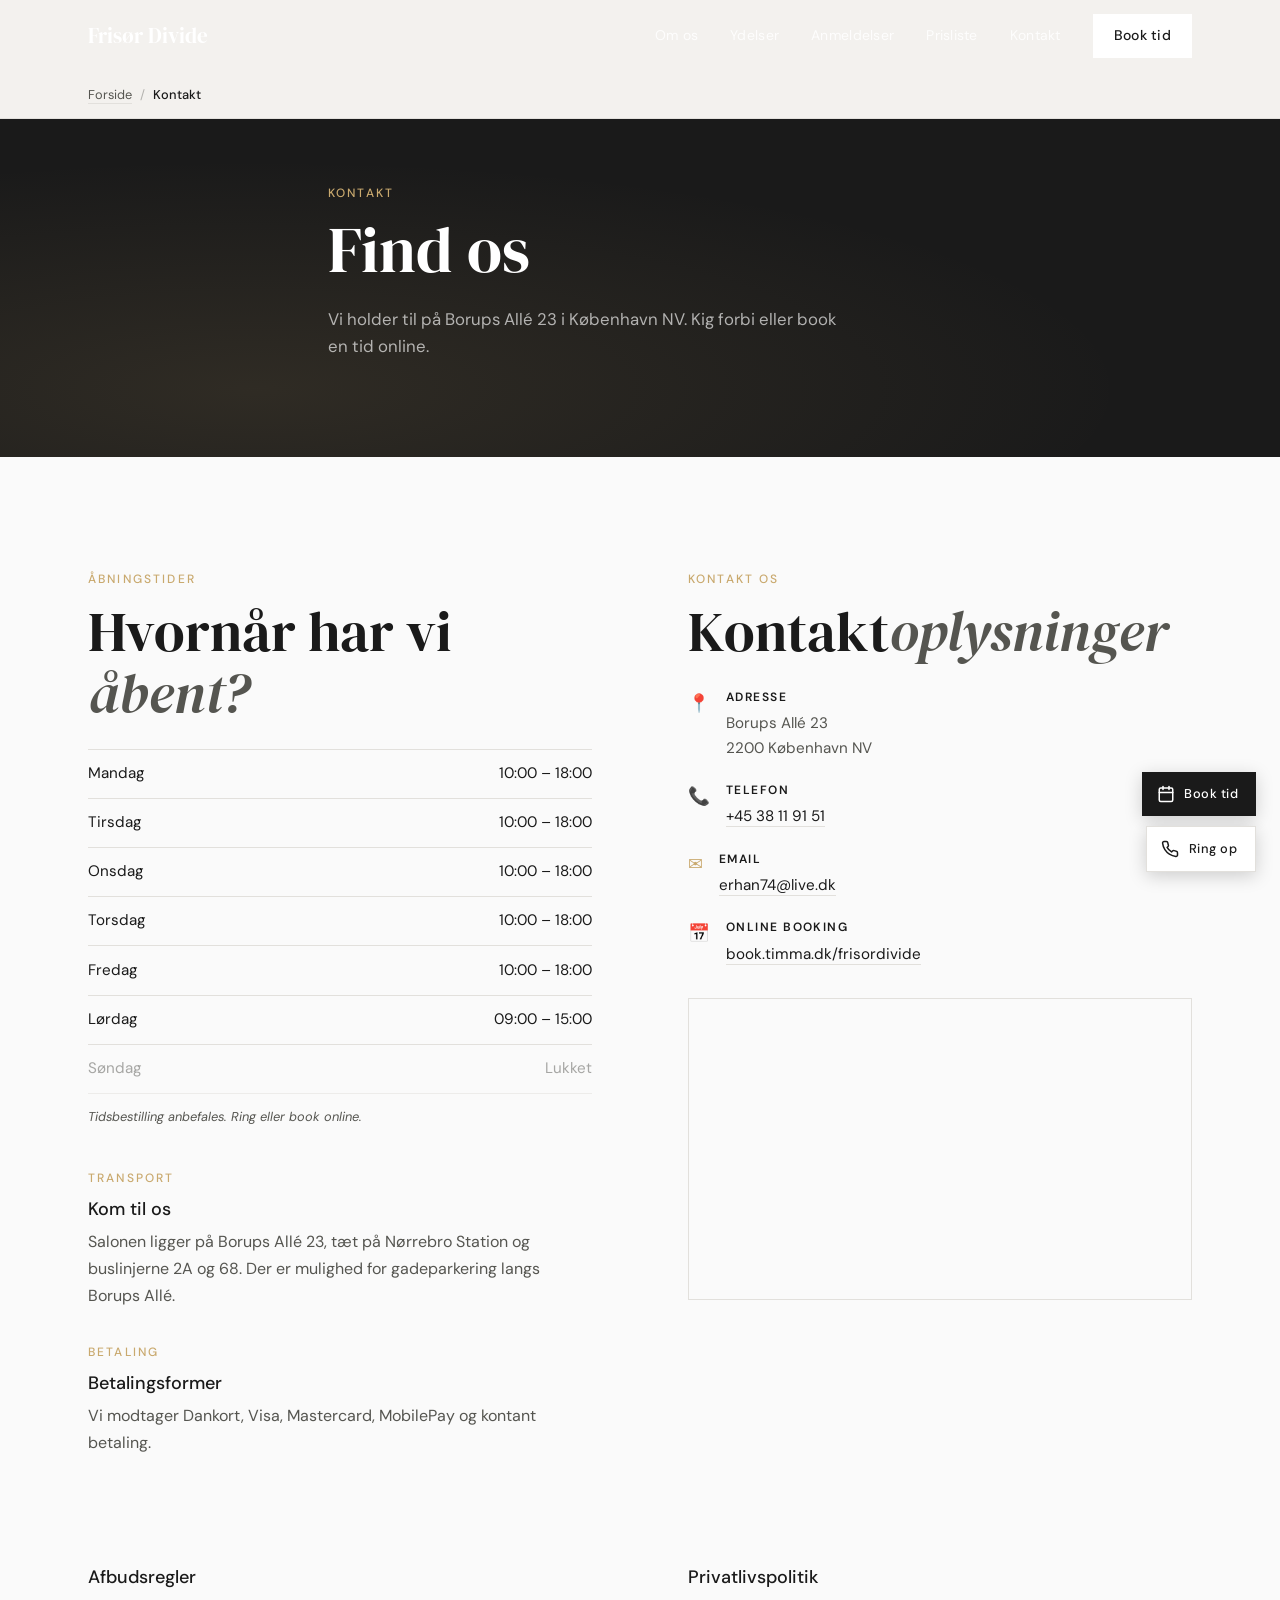
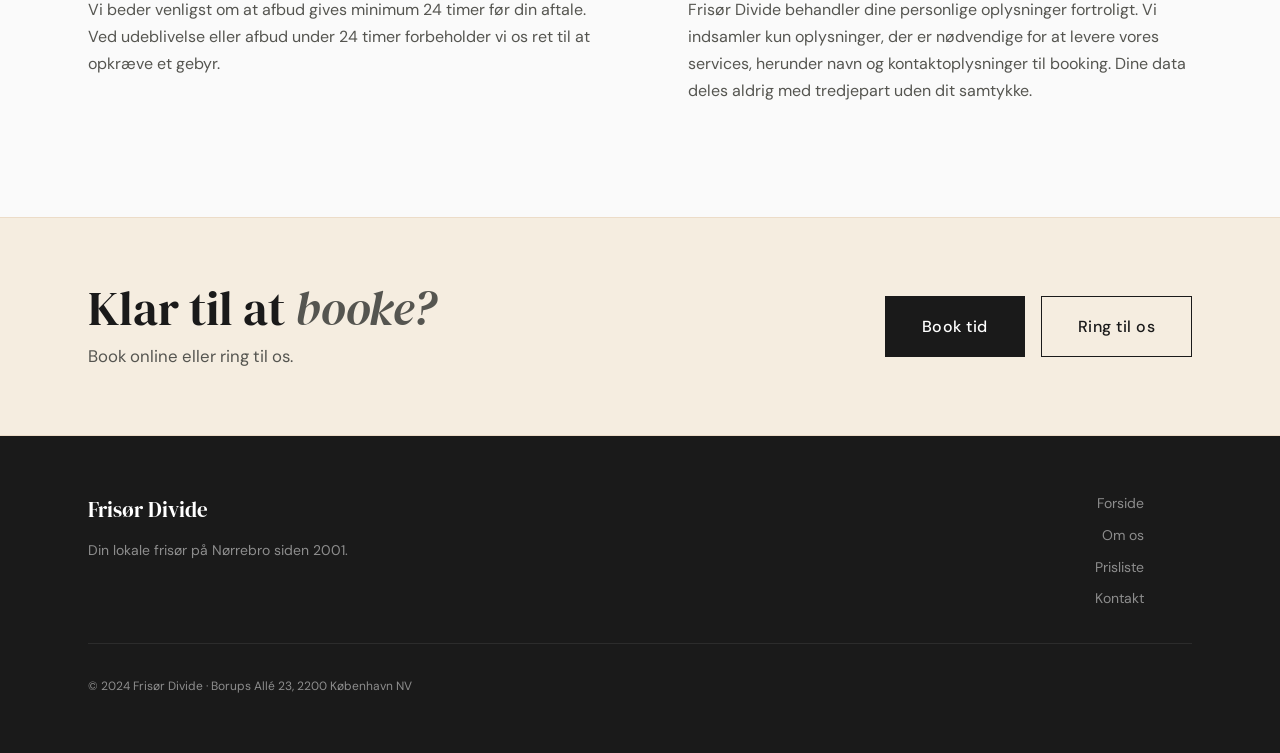
<file: info.html>
<!DOCTYPE html>
<html lang="da">
<head>
  <meta charset="UTF-8" />
  <meta name="viewport" content="width=device-width, initial-scale=1.0" />
  <title>Kontakt &amp; Åbningstider – Frisør Divide | Nørrebro, København</title>
  <meta name="description" content="Kontakt Frisør Divide. Borups Allé 23, 2200 København NV. Tlf: 38 11 91 51. Se åbningstider, find vej og book online." />
  <meta name="robots" content="index, follow" />
  <link rel="canonical" href="https://www.frisor-divide.dk/info.html" />
  <meta name="geo.region" content="DK-84" />
  <meta name="geo.placename" content="København NV" />
  <meta name="geo.position" content="55.6945;12.5390" />
  <meta name="ICBM" content="55.6945, 12.5390" />
  <meta property="og:type" content="website" />
  <meta property="og:title" content="Kontakt – Frisør Divide" />
  <meta property="og:description" content="Borups Allé 23, 2200 København NV. Tlf: 38 11 91 51. Se åbningstider og book online." />
  <link rel="preconnect" href="https://fonts.googleapis.com" />
  <link rel="preconnect" href="https://fonts.gstatic.com" crossorigin />
  <link href="https://fonts.googleapis.com/css2?family=DM+Sans:ital,opsz,wght@0,9..40,300;0,9..40,400;0,9..40,500;1,9..40,300&family=DM+Serif+Display:ital@0;1&display=swap" rel="stylesheet" />
  <link rel="stylesheet" href="css/style.css" />
</head>
<body>

  <header id="nav" class="nav">
    <div class="nav__inner container">
      <a href="/" class="nav__logo">
        <span style="font-family:var(--f-serif);font-size:1.3rem;color:#fff;transition:color .25s;">Frisør Divide</span>
      </a>
      <nav class="nav__links" aria-label="Hovednavigation">
        <a href="/#om-os">Om os</a>
        <a href="/#ydelser">Ydelser</a>
        <a href="/#anmeldelser">Anmeldelser</a>
        <a href="prisliste.html">Prisliste</a>
        <a href="info.html">Kontakt</a>
        <a href="https://book.timma.dk/frisordivide" target="_blank" rel="noopener" class="btn nav__cta">Book tid</a>
      </nav>
      <button class="nav__burger" aria-label="Menu" aria-expanded="false">
        <span></span><span></span><span></span>
      </button>
    </div>
  </header>

  <nav class="nav__mobile" aria-label="Mobilnavigation">
    <a href="/">Forside</a>
    <a href="/#om-os">Om os</a>
    <a href="/#ydelser">Ydelser</a>
    <a href="prisliste.html">Prisliste</a>
    <a href="info.html">Kontakt</a>
    <a href="https://book.timma.dk/frisordivide" target="_blank" rel="noopener">Book tid &rarr;</a>
  </nav>

  <div class="breadcrumb">
    <div class="container">
      <ol class="breadcrumb__list">
        <li><a href="/">Forside</a></li>
        <li><span aria-current="page">Kontakt</span></li>
      </ol>
    </div>
  </div>

  <section class="service-hero">
    <div class="service-hero__inner container">
      <p class="section-label">Kontakt</p>
      <h1>Find os</h1>
      <p class="service-hero__sub">Vi holder til p&aring; Borups All&eacute; 23 i K&oslash;benhavn NV. Kig forbi eller book en tid online.</p>
    </div>
  </section>

  <section class="section">
    <div class="container">
      <div class="info__grid reveal">
        <div>
          <p class="section-label">&Aring;bningstider</p>
          <h2>Hvorn&aring;r har vi <em>&aring;bent?</em></h2>
          <ul class="hours-list">
            <li><span>Mandag</span><span>10:00 – 18:00</span></li>
            <li><span>Tirsdag</span><span>10:00 – 18:00</span></li>
            <li><span>Onsdag</span><span>10:00 – 18:00</span></li>
            <li><span>Torsdag</span><span>10:00 – 18:00</span></li>
            <li><span>Fredag</span><span>10:00 – 18:00</span></li>
            <li><span>L&oslash;rdag</span><span>09:00 – 15:00</span></li>
            <li class="closed"><span>S&oslash;ndag</span><span>Lukket</span></li>
          </ul>
          <p class="hours-note">Tidsbestilling anbefales. Ring eller book online.</p>

          <div style="margin-top:2.5rem;">
            <p class="section-label">Transport</p>
            <h3>Kom til os</h3>
            <p style="color:var(--c-ink-soft);margin-top:0.5rem;">Salonen ligger p&aring; Borups All&eacute; 23, t&aelig;t p&aring; N&oslash;rrebro Station og buslinjerne 2A og 68. Der er mulighed for gadeparkering langs Borups All&eacute;.</p>
          </div>

          <div style="margin-top:2rem;">
            <p class="section-label">Betaling</p>
            <h3>Betalingsformer</h3>
            <p style="color:var(--c-ink-soft);margin-top:0.5rem;">Vi modtager Dankort, Visa, Mastercard, MobilePay og kontant betaling.</p>
          </div>
        </div>

        <div>
          <p class="section-label">Kontakt os</p>
          <h2>Kontakt<em>oplysninger</em></h2>
          <div class="contact-details">
            <div class="contact-item">
              <span class="contact-item__icon">&#128205;</span>
              <div>
                <strong>Adresse</strong>
                <p>Borups All&eacute; 23<br>2200 K&oslash;benhavn NV</p>
              </div>
            </div>
            <div class="contact-item">
              <span class="contact-item__icon">&#128222;</span>
              <div>
                <strong>Telefon</strong>
                <p><a href="tel:+4538119151">+45 38 11 91 51</a></p>
              </div>
            </div>
            <div class="contact-item">
              <span class="contact-item__icon">&#9993;</span>
              <div>
                <strong>Email</strong>
                <p><a href="mailto:erhan74@live.dk">erhan74@live.dk</a></p>
              </div>
            </div>
            <div class="contact-item">
              <span class="contact-item__icon">&#128197;</span>
              <div>
                <strong>Online booking</strong>
                <p><a href="https://book.timma.dk/frisordivide" target="_blank" rel="noopener">book.timma.dk/frisordivide</a></p>
              </div>
            </div>
          </div>

          <!-- Google Maps -->
          <div class="map-embed" style="margin-top:1.5rem;">
            <iframe src="https://www.google.com/maps/embed?pb=!1m18!1m12!1m3!1d2248.5!2d12.537!3d55.6945!2m3!1f0!2f0!3f0!3m2!1i1024!2i768!4f13.1!3m3!1m2!1s0x465253b18db7a40f%3A0xcc7745d4dda9b303!2sFris%C3%B8r%20Divide!5e0!3m2!1sda!2sdk!4v1700000000000" width="100%" height="300" style="border:0;" allowfullscreen="" loading="lazy" referrerpolicy="no-referrer-when-downgrade" title="Frisør Divide på Google Maps"></iframe>
          </div>
        </div>
      </div>
    </div>
  </section>

  <!-- Afbudsregler + Privatlivspolitik -->
  <section class="section" style="padding-top:0;">
    <div class="container">
      <div class="info__grid reveal">
        <div>
          <h3>Afbudsregler</h3>
          <p style="color:var(--c-ink-soft);margin-top:0.5rem;">Vi beder venligst om at afbud gives minimum 24 timer f&oslash;r din aftale. Ved udeblivelse eller afbud under 24 timer forbeholder vi os ret til at opkr&aelig;ve et gebyr.</p>
        </div>
        <div>
          <h3>Privatlivspolitik</h3>
          <p style="color:var(--c-ink-soft);margin-top:0.5rem;">Fris&oslash;r Divide behandler dine personlige oplysninger fortroligt. Vi indsamler kun oplysninger, der er n&oslash;dvendige for at levere vores services, herunder navn og kontaktoplysninger til booking. Dine data deles aldrig med tredjepart uden dit samtykke.</p>
        </div>
      </div>
    </div>
  </section>

  <section class="cta-banner">
    <div class="cta-banner__inner container reveal">
      <div class="cta-banner__text">
        <h2>Klar til at <em>booke?</em></h2>
        <p>Book online eller ring til os.</p>
      </div>
      <div class="cta-banner__actions">
        <a href="https://book.timma.dk/frisordivide" target="_blank" rel="noopener" class="btn btn--dark">Book tid</a>
        <a href="tel:+4538119151" class="btn btn--outline">Ring til os</a>
      </div>
    </div>
  </section>

  <footer class="footer">
    <div class="footer__inner container">
      <div class="footer__brand">
        <span class="footer__logo">Fris&oslash;r Divide</span>
        <p>Din lokale fris&oslash;r p&aring; N&oslash;rrebro siden 2001.</p>
      </div>
      <nav class="footer__links">
        <a href="/">Forside</a>
        <a href="om-mig.html">Om os</a>
        <a href="prisliste.html">Prisliste</a>
        <a href="info.html">Kontakt</a>
      </nav>
      <div class="footer__copy">
        &copy; 2024 Fris&oslash;r Divide &middot; Borups All&eacute; 23, 2200 K&oslash;benhavn NV
      </div>
    </div>
  </footer>

  <div class="fab-group">
    <a href="https://book.timma.dk/frisordivide" target="_blank" rel="noopener" class="fab fab--book">
      <svg width="18" height="18" viewBox="0 0 24 24" fill="none" stroke="currentColor" stroke-width="2" stroke-linecap="round" stroke-linejoin="round"><rect x="3" y="4" width="18" height="18" rx="2" ry="2"/><line x1="16" y1="2" x2="16" y2="6"/><line x1="8" y1="2" x2="8" y2="6"/><line x1="3" y1="10" x2="21" y2="10"/></svg>
      <span>Book tid</span>
    </a>
    <a href="tel:+4538119151" class="fab fab--phone">
      <svg width="18" height="18" viewBox="0 0 24 24" fill="none" stroke="currentColor" stroke-width="2" stroke-linecap="round" stroke-linejoin="round"><path d="M22 16.92v3a2 2 0 0 1-2.18 2 19.79 19.79 0 0 1-8.63-3.07 19.5 19.5 0 0 1-6-6 19.79 19.79 0 0 1-3.07-8.67A2 2 0 0 1 4.11 2h3a2 2 0 0 1 2 1.72c.127.96.361 1.903.7 2.81a2 2 0 0 1-.45 2.11L8.09 9.91a16 16 0 0 0 6 6l1.27-1.27a2 2 0 0 1 2.11-.45c.907.339 1.85.573 2.81.7A2 2 0 0 1 22 16.92z"/></svg>
      <span>Ring op</span>
    </a>
  </div>

  <script src="js/main.js" defer></script>
</body>
</html>
</file>
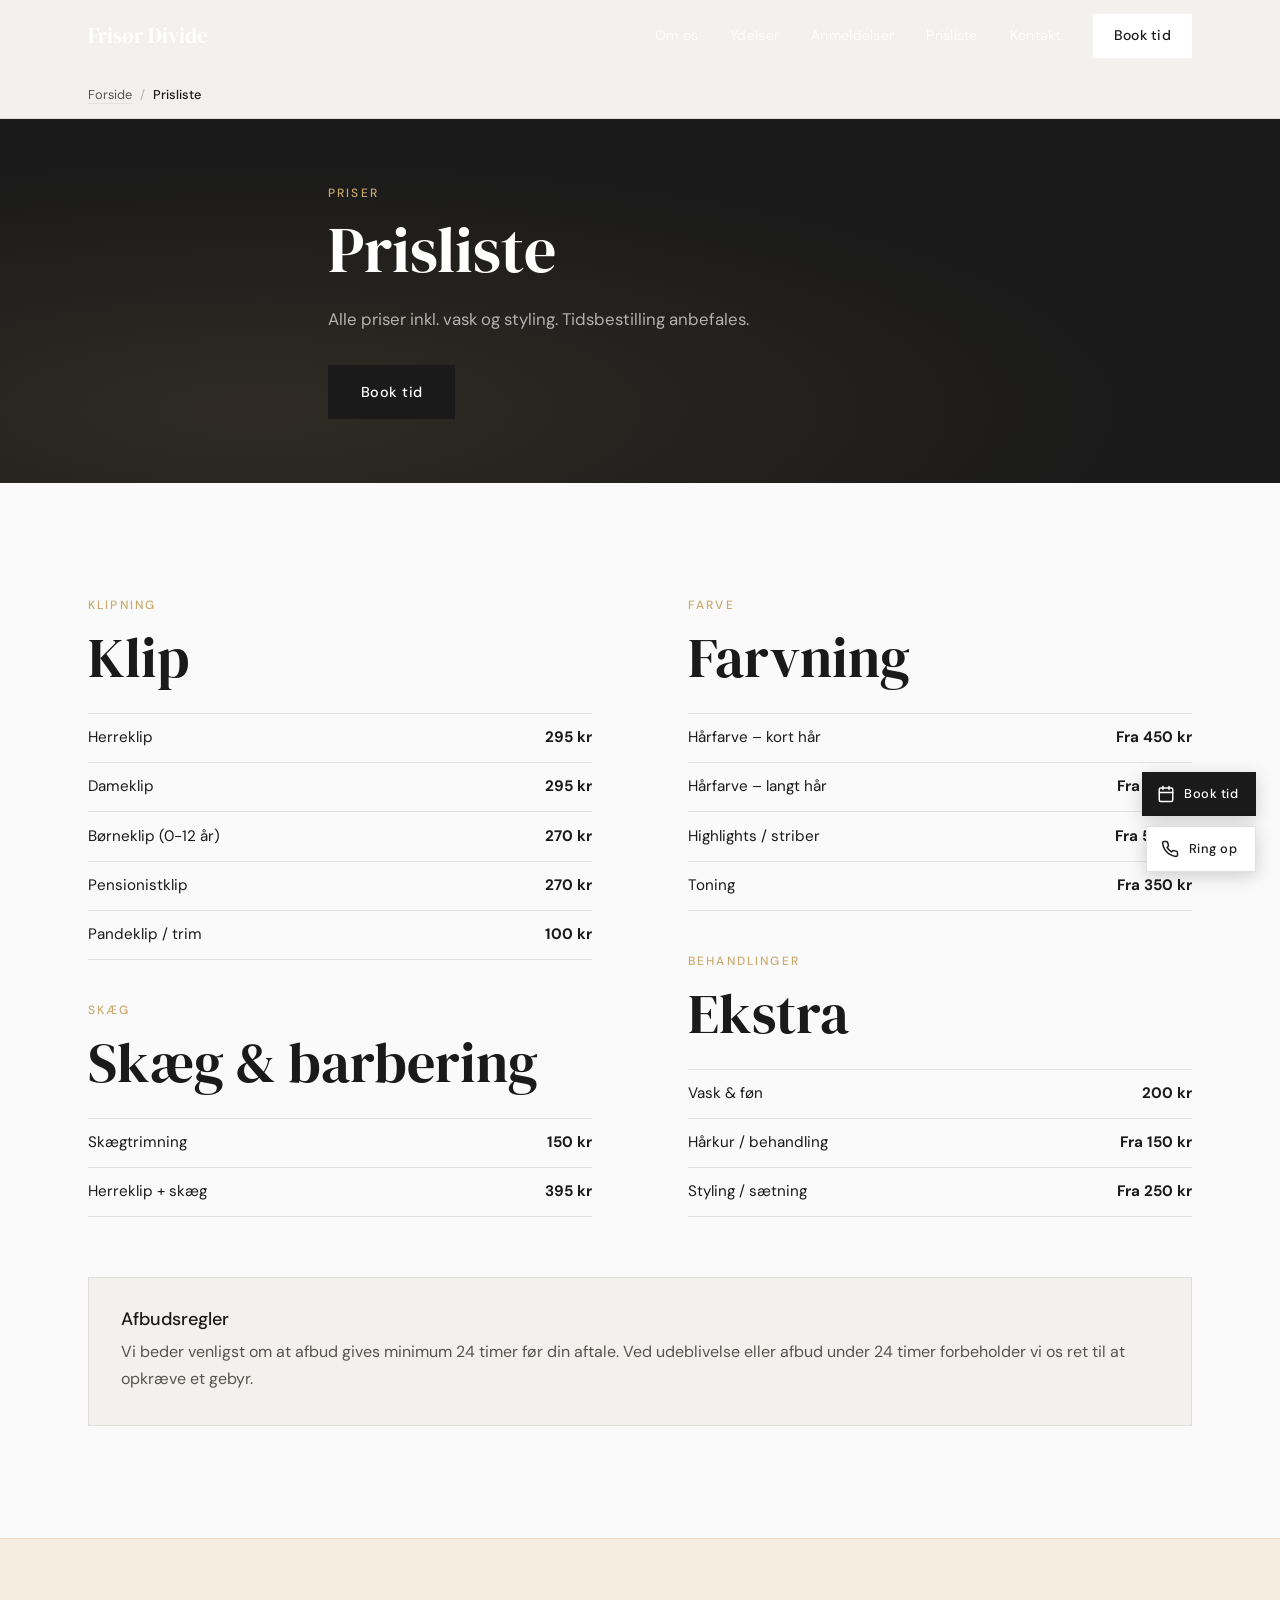
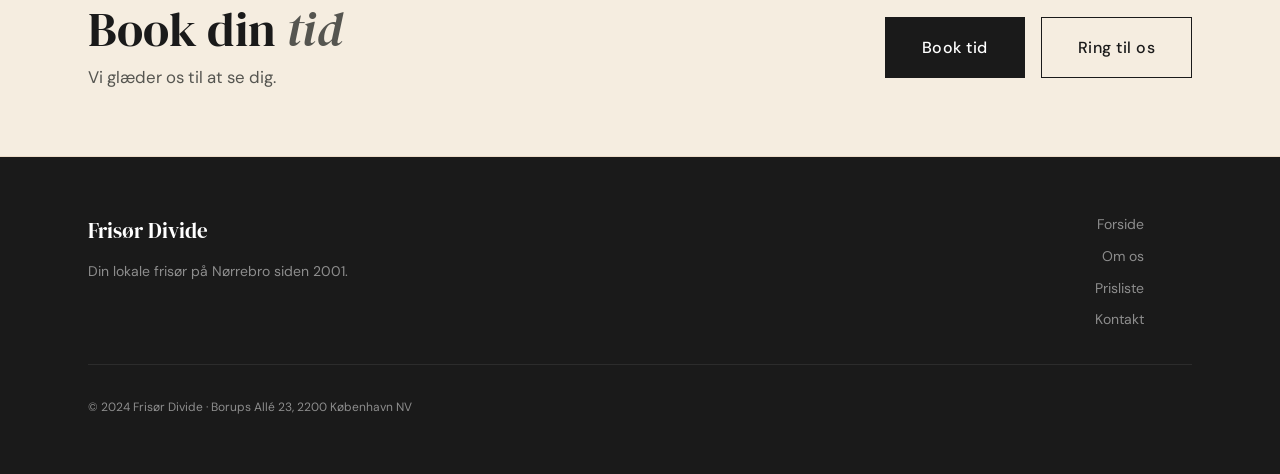
<file: prisliste.html>
<!DOCTYPE html>
<html lang="da">
<head>
  <meta charset="UTF-8" />
  <meta name="viewport" content="width=device-width, initial-scale=1.0" />
  <title>Prisliste – Frisør Divide | Nørrebro, København</title>
  <meta name="description" content="Se priser hos Frisør Divide. Herreklip 295 kr, dameklip 295 kr, børneklip 270 kr. Borups Allé 23, 2200 København NV. Book online." />
  <meta name="robots" content="index, follow" />
  <link rel="canonical" href="https://www.frisor-divide.dk/prisliste.html" />
  <meta name="geo.region" content="DK-84" />
  <meta name="geo.placename" content="København NV" />
  <meta name="geo.position" content="55.6945;12.5390" />
  <meta name="ICBM" content="55.6945, 12.5390" />
  <meta property="og:type" content="website" />
  <meta property="og:title" content="Prisliste – Frisør Divide" />
  <meta property="og:description" content="Herreklip 295 kr, dameklip 295 kr, børneklip 270 kr. Se alle priser." />
  <link rel="preconnect" href="https://fonts.googleapis.com" />
  <link rel="preconnect" href="https://fonts.gstatic.com" crossorigin />
  <link href="https://fonts.googleapis.com/css2?family=DM+Sans:ital,opsz,wght@0,9..40,300;0,9..40,400;0,9..40,500;1,9..40,300&family=DM+Serif+Display:ital@0;1&display=swap" rel="stylesheet" />
  <link rel="stylesheet" href="css/style.css" />
</head>
<body>

  <header id="nav" class="nav">
    <div class="nav__inner container">
      <a href="/" class="nav__logo">
        <span style="font-family:var(--f-serif);font-size:1.3rem;color:#fff;transition:color .25s;">Frisør Divide</span>
      </a>
      <nav class="nav__links" aria-label="Hovednavigation">
        <a href="/#om-os">Om os</a>
        <a href="/#ydelser">Ydelser</a>
        <a href="/#anmeldelser">Anmeldelser</a>
        <a href="prisliste.html">Prisliste</a>
        <a href="info.html">Kontakt</a>
        <a href="https://book.timma.dk/frisordivide" target="_blank" rel="noopener" class="btn nav__cta">Book tid</a>
      </nav>
      <button class="nav__burger" aria-label="Menu" aria-expanded="false">
        <span></span><span></span><span></span>
      </button>
    </div>
  </header>

  <nav class="nav__mobile" aria-label="Mobilnavigation">
    <a href="/">Forside</a>
    <a href="/#om-os">Om os</a>
    <a href="/#ydelser">Ydelser</a>
    <a href="prisliste.html">Prisliste</a>
    <a href="info.html">Kontakt</a>
    <a href="https://book.timma.dk/frisordivide" target="_blank" rel="noopener">Book tid &rarr;</a>
  </nav>

  <div class="breadcrumb">
    <div class="container">
      <ol class="breadcrumb__list">
        <li><a href="/">Forside</a></li>
        <li><span aria-current="page">Prisliste</span></li>
      </ol>
    </div>
  </div>

  <section class="service-hero">
    <div class="service-hero__inner container">
      <p class="section-label">Priser</p>
      <h1>Prisliste</h1>
      <p class="service-hero__sub">Alle priser inkl. vask og styling. Tidsbestilling anbefales.</p>
      <div class="service-hero__actions">
        <a href="https://book.timma.dk/frisordivide" target="_blank" rel="noopener" class="btn btn--primary">Book tid</a>
      </div>
    </div>
  </section>

  <section class="section">
    <div class="container">
      <div class="info__grid reveal">
        <!-- Kolonne 1 -->
        <div>
          <p class="section-label">Klipning</p>
          <h2>Klip</h2>
          <ul class="hours-list">
            <li><span>Herreklip</span><span><strong>295 kr</strong></span></li>
            <li><span>Dameklip</span><span><strong>295 kr</strong></span></li>
            <li><span>B&oslash;rneklip (0-12 &aring;r)</span><span><strong>270 kr</strong></span></li>
            <li><span>Pensionistklip</span><span><strong>270 kr</strong></span></li>
            <li><span>Pandeklip / trim</span><span><strong>100 kr</strong></span></li>
          </ul>

          <p class="section-label" style="margin-top:2.5rem;">Sk&aelig;g</p>
          <h2>Sk&aelig;g &amp; barbering</h2>
          <ul class="hours-list">
            <li><span>Sk&aelig;gtrimning</span><span><strong>150 kr</strong></span></li>
            <li><span>Herreklip + sk&aelig;g</span><span><strong>395 kr</strong></span></li>
          </ul>
        </div>

        <!-- Kolonne 2 -->
        <div>
          <p class="section-label">Farve</p>
          <h2>Farvning</h2>
          <ul class="hours-list">
            <li><span>H&aring;rfarve – kort h&aring;r</span><span><strong>Fra 450 kr</strong></span></li>
            <li><span>H&aring;rfarve – langt h&aring;r</span><span><strong>Fra 550 kr</strong></span></li>
            <li><span>Highlights / striber</span><span><strong>Fra 500 kr</strong></span></li>
            <li><span>Toning</span><span><strong>Fra 350 kr</strong></span></li>
          </ul>

          <p class="section-label" style="margin-top:2.5rem;">Behandlinger</p>
          <h2>Ekstra</h2>
          <ul class="hours-list">
            <li><span>Vask &amp; f&oslash;n</span><span><strong>200 kr</strong></span></li>
            <li><span>H&aring;rkur / behandling</span><span><strong>Fra 150 kr</strong></span></li>
            <li><span>Styling / s&aelig;tning</span><span><strong>Fra 250 kr</strong></span></li>
          </ul>
        </div>
      </div>

      <!-- Afbudsregler -->
      <div style="margin-top:3rem;padding:2rem;background:var(--c-bg-alt);border:1px solid var(--c-border);" class="reveal">
        <h3>Afbudsregler</h3>
        <p style="color:var(--c-ink-soft);margin-top:0.5rem;">Vi beder venligst om at afbud gives minimum 24 timer f&oslash;r din aftale. Ved udeblivelse eller afbud under 24 timer forbeholder vi os ret til at opkr&aelig;ve et gebyr.</p>
      </div>
    </div>
  </section>

  <!-- CTA -->
  <section class="cta-banner">
    <div class="cta-banner__inner container reveal">
      <div class="cta-banner__text">
        <h2>Book din <em>tid</em></h2>
        <p>Vi gl&aelig;der os til at se dig.</p>
      </div>
      <div class="cta-banner__actions">
        <a href="https://book.timma.dk/frisordivide" target="_blank" rel="noopener" class="btn btn--dark">Book tid</a>
        <a href="tel:+4538119151" class="btn btn--outline">Ring til os</a>
      </div>
    </div>
  </section>

  <footer class="footer">
    <div class="footer__inner container">
      <div class="footer__brand">
        <span class="footer__logo">Fris&oslash;r Divide</span>
        <p>Din lokale fris&oslash;r p&aring; N&oslash;rrebro siden 2001.</p>
      </div>
      <nav class="footer__links">
        <a href="/">Forside</a>
        <a href="om-mig.html">Om os</a>
        <a href="prisliste.html">Prisliste</a>
        <a href="info.html">Kontakt</a>
      </nav>
      <div class="footer__copy">
        &copy; 2024 Fris&oslash;r Divide &middot; Borups All&eacute; 23, 2200 K&oslash;benhavn NV
      </div>
    </div>
  </footer>

  <div class="fab-group">
    <a href="https://book.timma.dk/frisordivide" target="_blank" rel="noopener" class="fab fab--book">
      <svg width="18" height="18" viewBox="0 0 24 24" fill="none" stroke="currentColor" stroke-width="2" stroke-linecap="round" stroke-linejoin="round"><rect x="3" y="4" width="18" height="18" rx="2" ry="2"/><line x1="16" y1="2" x2="16" y2="6"/><line x1="8" y1="2" x2="8" y2="6"/><line x1="3" y1="10" x2="21" y2="10"/></svg>
      <span>Book tid</span>
    </a>
    <a href="tel:+4538119151" class="fab fab--phone">
      <svg width="18" height="18" viewBox="0 0 24 24" fill="none" stroke="currentColor" stroke-width="2" stroke-linecap="round" stroke-linejoin="round"><path d="M22 16.92v3a2 2 0 0 1-2.18 2 19.79 19.79 0 0 1-8.63-3.07 19.5 19.5 0 0 1-6-6 19.79 19.79 0 0 1-3.07-8.67A2 2 0 0 1 4.11 2h3a2 2 0 0 1 2 1.72c.127.96.361 1.903.7 2.81a2 2 0 0 1-.45 2.11L8.09 9.91a16 16 0 0 0 6 6l1.27-1.27a2 2 0 0 1 2.11-.45c.907.339 1.85.573 2.81.7A2 2 0 0 1 22 16.92z"/></svg>
      <span>Ring op</span>
    </a>
  </div>

  <script src="js/main.js" defer></script>
</body>
</html>
</file>
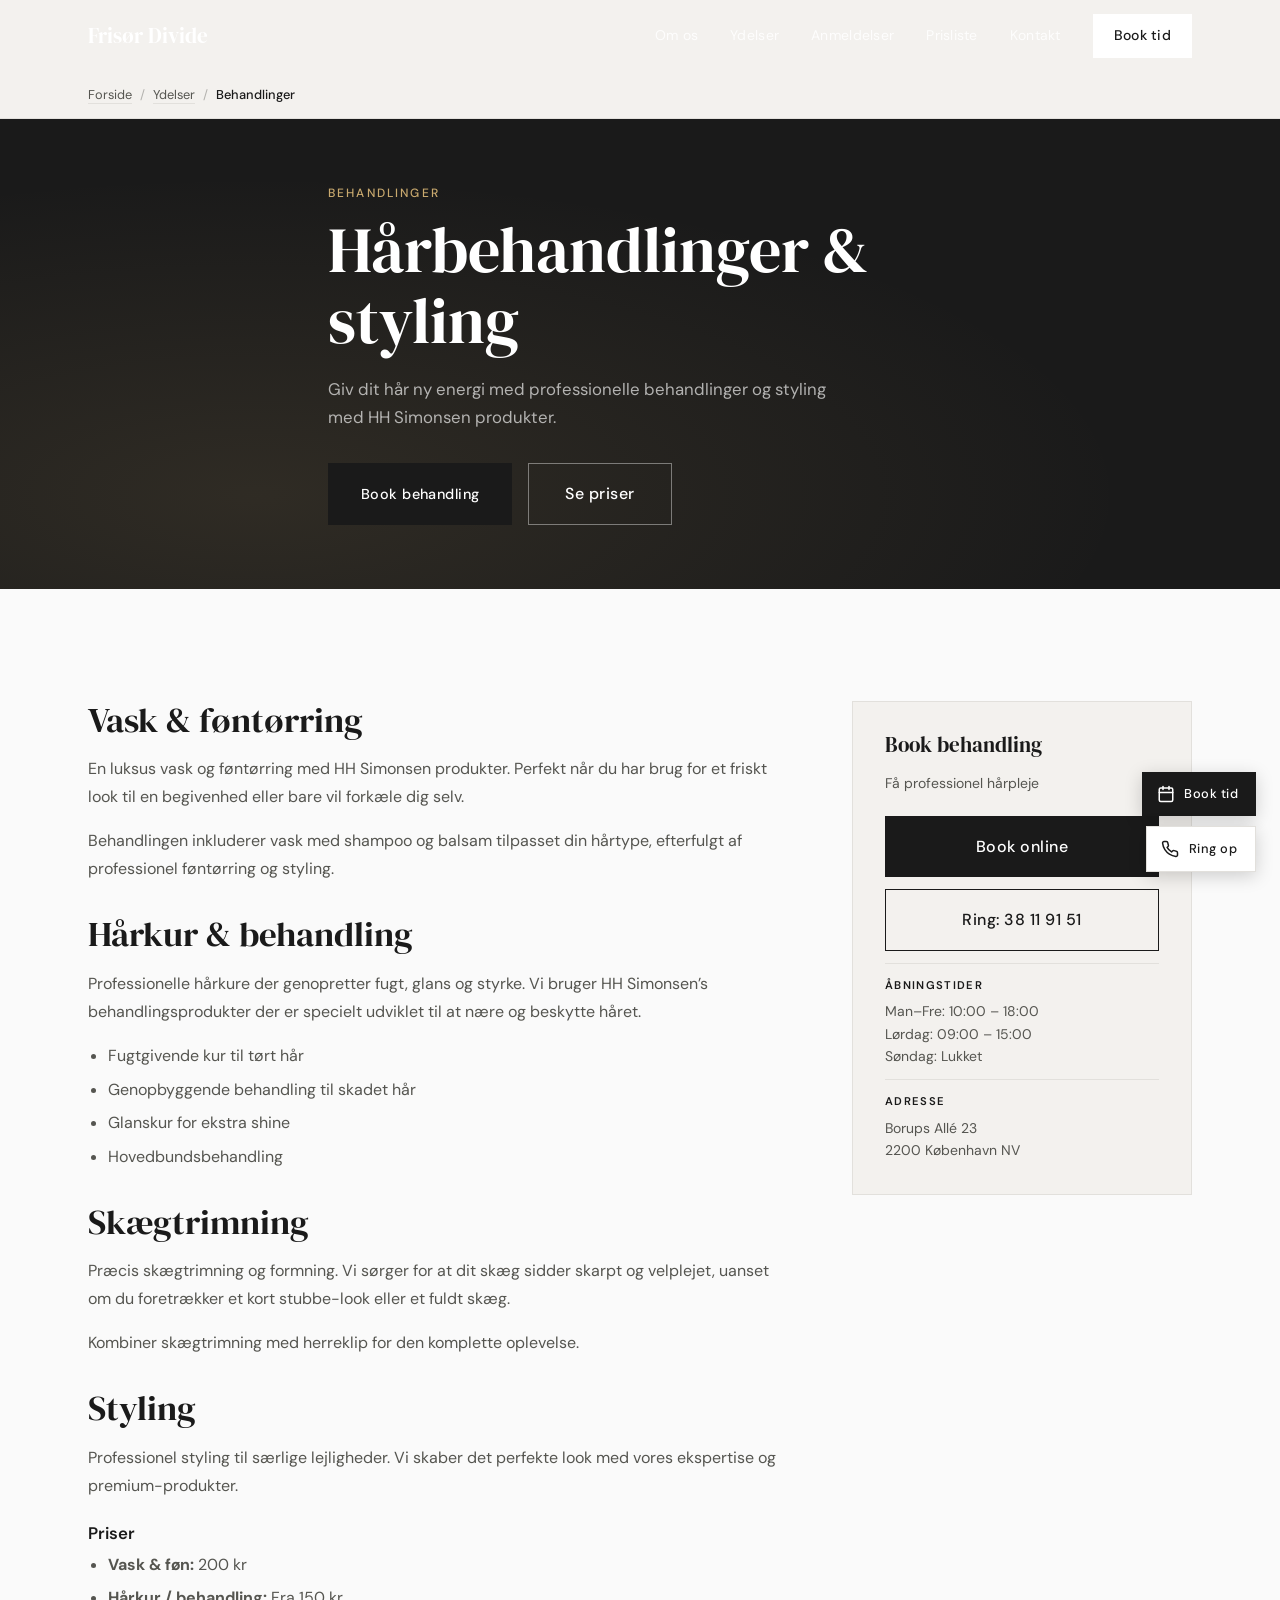
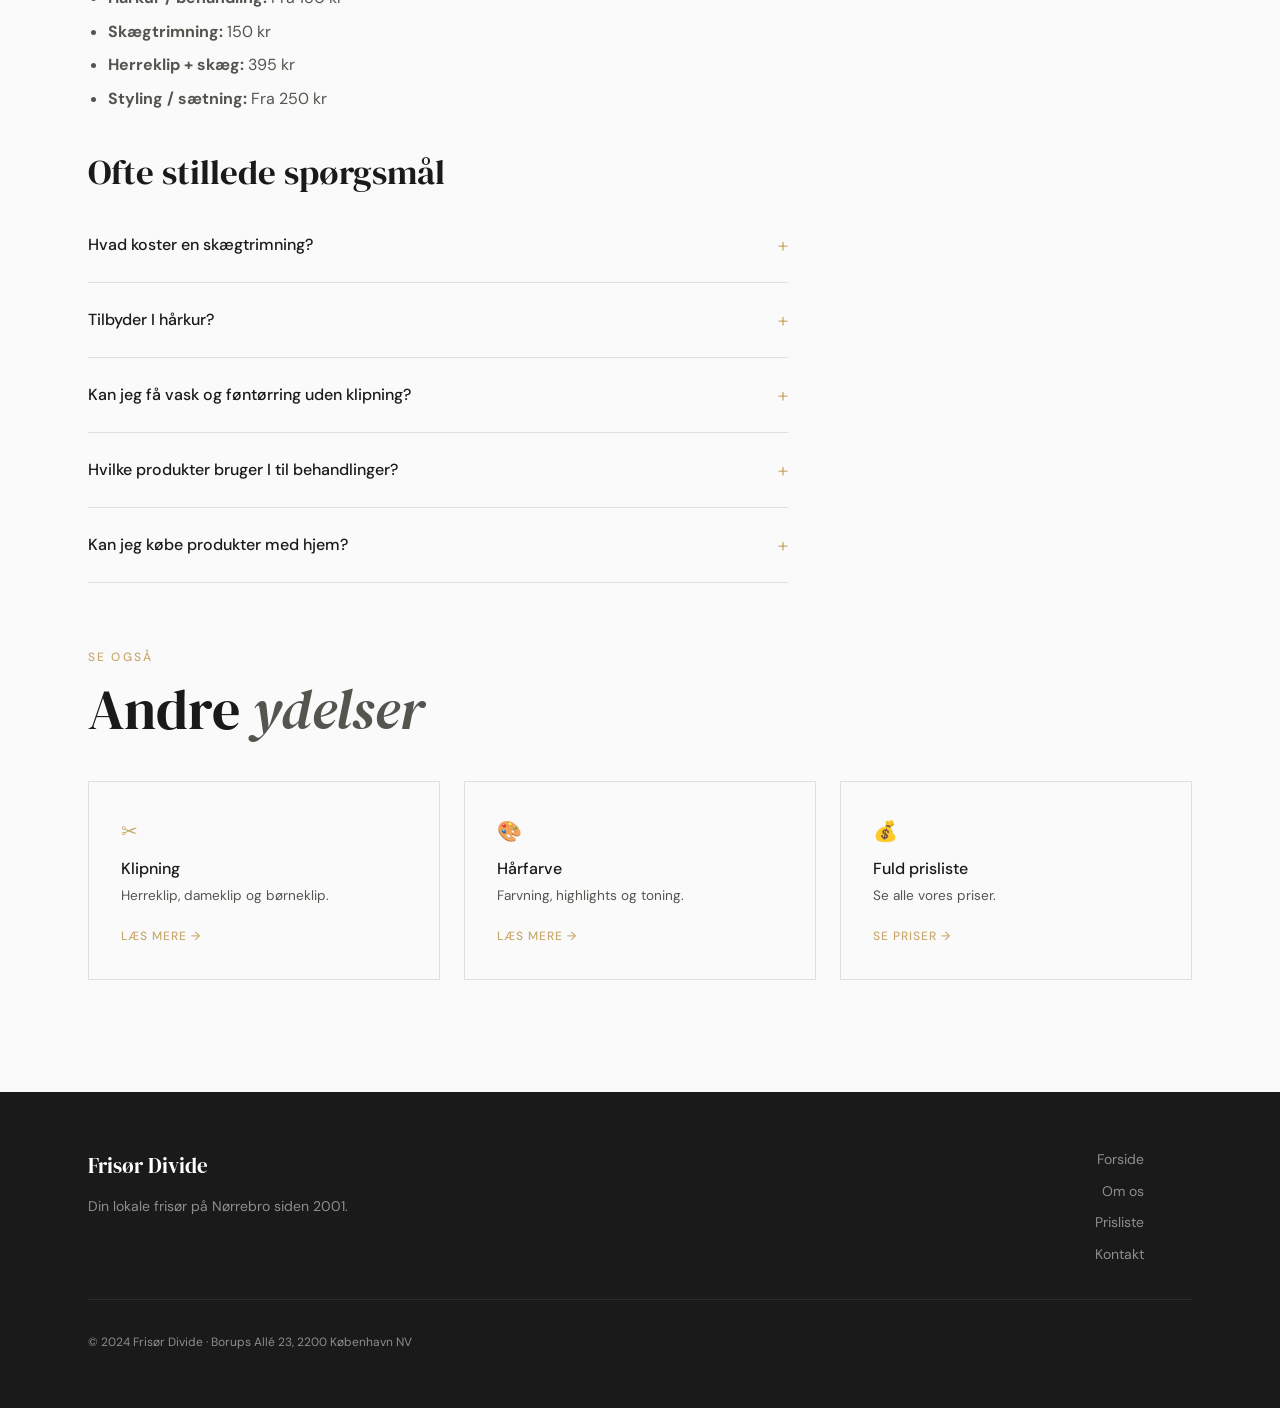
<file: ydelser/behandlinger.html>
<!DOCTYPE html>
<html lang="da">
<head>
  <meta charset="UTF-8" />
  <meta name="viewport" content="width=device-width, initial-scale=1.0" />
  <title>Behandlinger – Hårpleje, Styling &amp; Skæg | Frisør Divide, København NV</title>
  <meta name="description" content="Hårbehandlinger og styling hos Frisør Divide. Vask & føn, hårkur, skægtrimning og styling med HH Simonsen. Borups Allé 23, 2200 København NV." />
  <meta name="robots" content="index, follow" />
  <link rel="canonical" href="https://www.frisor-divide.dk/ydelser/behandlinger.html" />
  <meta name="geo.region" content="DK-84" />
  <meta name="geo.placename" content="København NV" />
  <meta name="geo.position" content="55.6945;12.5390" />
  <meta name="ICBM" content="55.6945, 12.5390" />

  <script type="application/ld+json">
  {
    "@context": "https://schema.org",
    "@type": "BreadcrumbList",
    "itemListElement": [
      { "@type": "ListItem", "position": 1, "name": "Forside", "item": "https://www.frisor-divide.dk/" },
      { "@type": "ListItem", "position": 2, "name": "Ydelser", "item": "https://www.frisor-divide.dk/#ydelser" },
      { "@type": "ListItem", "position": 3, "name": "Behandlinger", "item": "https://www.frisor-divide.dk/ydelser/behandlinger.html" }
    ]
  }
  </script>

  <script type="application/ld+json">
  {
    "@context": "https://schema.org",
    "@type": "Service",
    "name": "Hårbehandlinger & Styling",
    "provider": {
      "@type": "HairSalon",
      "name": "Frisør Divide",
      "address": { "@type": "PostalAddress", "streetAddress": "Borups Allé 23", "addressLocality": "København NV", "postalCode": "2200", "addressCountry": "DK" }
    },
    "description": "Hårbehandlinger, styling og skægtrimning hos Frisør Divide med HH Simonsen produkter.",
    "offers": [
      { "@type": "Offer", "name": "Vask & føn", "price": "200", "priceCurrency": "DKK" },
      { "@type": "Offer", "name": "Hårkur / behandling", "price": "150", "priceCurrency": "DKK" },
      { "@type": "Offer", "name": "Skægtrimning", "price": "150", "priceCurrency": "DKK" }
    ]
  }
  </script>

  <script type="application/ld+json">
  {
    "@context": "https://schema.org",
    "@type": "FAQPage",
    "mainEntity": [
      { "@type": "Question", "name": "Hvad koster en skægtrimning?", "acceptedAnswer": { "@type": "Answer", "text": "En skægtrimning koster 150 kr. Kombiner med herreklip for 395 kr." } },
      { "@type": "Question", "name": "Tilbyder I hårkur?", "acceptedAnswer": { "@type": "Answer", "text": "Ja, vi tilbyder professionelle hårkure med HH Simonsen produkter fra 150 kr." } },
      { "@type": "Question", "name": "Kan jeg få vask og føntørring uden klipning?", "acceptedAnswer": { "@type": "Answer", "text": "Ja, vask & føn koster 200 kr og inkluderer styling med professionelle produkter." } },
      { "@type": "Question", "name": "Hvilke produkter bruger I til behandlinger?", "acceptedAnswer": { "@type": "Answer", "text": "Vi bruger udelukkende HH Simonsen premium-produkter til alle vores behandlinger." } },
      { "@type": "Question", "name": "Kan jeg købe produkter med hjem?", "acceptedAnswer": { "@type": "Answer", "text": "Spørg Erhan om anbefalinger til hjemmepleje – vi rådgiver gerne om de rette produkter til din hårtype." } }
    ]
  }
  </script>

  <link rel="preconnect" href="https://fonts.googleapis.com" />
  <link rel="preconnect" href="https://fonts.gstatic.com" crossorigin />
  <link href="https://fonts.googleapis.com/css2?family=DM+Sans:ital,opsz,wght@0,9..40,300;0,9..40,400;0,9..40,500;1,9..40,300&family=DM+Serif+Display:ital@0;1&display=swap" rel="stylesheet" />
  <link rel="stylesheet" href="../css/style.css" />
</head>
<body>

  <header id="nav" class="nav">
    <div class="nav__inner container">
      <a href="/" class="nav__logo">
        <span style="font-family:var(--f-serif);font-size:1.3rem;color:#fff;transition:color .25s;">Frisør Divide</span>
      </a>
      <nav class="nav__links" aria-label="Hovednavigation">
        <a href="/#om-os">Om os</a>
        <a href="/#ydelser">Ydelser</a>
        <a href="/#anmeldelser">Anmeldelser</a>
        <a href="/prisliste.html">Prisliste</a>
        <a href="/info.html">Kontakt</a>
        <a href="https://book.timma.dk/frisordivide" target="_blank" rel="noopener" class="btn nav__cta">Book tid</a>
      </nav>
      <button class="nav__burger" aria-label="Menu" aria-expanded="false">
        <span></span><span></span><span></span>
      </button>
    </div>
  </header>

  <nav class="nav__mobile" aria-label="Mobilnavigation">
    <a href="/">Forside</a>
    <a href="/#om-os">Om os</a>
    <a href="/#ydelser">Ydelser</a>
    <a href="/prisliste.html">Prisliste</a>
    <a href="/info.html">Kontakt</a>
    <a href="https://book.timma.dk/frisordivide" target="_blank" rel="noopener">Book tid &rarr;</a>
  </nav>

  <div class="breadcrumb">
    <div class="container">
      <ol class="breadcrumb__list">
        <li><a href="/">Forside</a></li>
        <li><a href="/#ydelser">Ydelser</a></li>
        <li><span aria-current="page">Behandlinger</span></li>
      </ol>
    </div>
  </div>

  <section class="service-hero">
    <div class="service-hero__inner container">
      <p class="section-label">Behandlinger</p>
      <h1>H&aring;rbehandlinger &amp; styling</h1>
      <p class="service-hero__sub">Giv dit h&aring;r ny energi med professionelle behandlinger og styling med HH Simonsen produkter.</p>
      <div class="service-hero__actions">
        <a href="https://book.timma.dk/frisordivide" target="_blank" rel="noopener" class="btn btn--primary">Book behandling</a>
        <a href="/prisliste.html" class="btn btn--outline">Se priser</a>
      </div>
    </div>
  </section>

  <section class="section">
    <div class="container">
      <div class="service-content__grid">
        <div class="service-text">
          <h2>Vask &amp; f&oslash;nt&oslash;rring</h2>
          <p>En luksus vask og f&oslash;nt&oslash;rring med HH Simonsen produkter. Perfekt n&aring;r du har brug for et friskt look til en begivenhed eller bare vil forkæle dig selv.</p>
          <p>Behandlingen inkluderer vask med shampoo og balsam tilpasset din h&aring;rtype, efterfulgt af professionel f&oslash;nt&oslash;rring og styling.</p>

          <h2>H&aring;rkur &amp; behandling</h2>
          <p>Professionelle h&aring;rkure der genopretter fugt, glans og styrke. Vi bruger HH Simonsen&rsquo;s behandlingsprodukter der er specielt udviklet til at n&aelig;re og beskytte h&aring;ret.</p>
          <ul>
            <li>Fugtgivende kur til t&oslash;rt h&aring;r</li>
            <li>Genopbyggende behandling til skadet h&aring;r</li>
            <li>Glanskur for ekstra shine</li>
            <li>Hovedbundsbehandling</li>
          </ul>

          <h2>Sk&aelig;gtrimning</h2>
          <p>Pr&aelig;cis sk&aelig;gtrimning og formning. Vi s&oslash;rger for at dit sk&aelig;g sidder skarpt og velplejet, uanset om du foretr&aelig;kker et kort stubbe-look eller et fuldt sk&aelig;g.</p>
          <p>Kombiner sk&aelig;gtrimning med herreklip for den komplette oplevelse.</p>

          <h2>Styling</h2>
          <p>Professionel styling til s&aelig;rlige lejligheder. Vi skaber det perfekte look med vores ekspertise og premium-produkter.</p>

          <h3>Priser</h3>
          <ul>
            <li><strong>Vask &amp; f&oslash;n:</strong> 200 kr</li>
            <li><strong>H&aring;rkur / behandling:</strong> Fra 150 kr</li>
            <li><strong>Sk&aelig;gtrimning:</strong> 150 kr</li>
            <li><strong>Herreklip + sk&aelig;g:</strong> 395 kr</li>
            <li><strong>Styling / s&aelig;tning:</strong> Fra 250 kr</li>
          </ul>

          <div class="faq-list">
            <h2>Ofte stillede sp&oslash;rgsm&aring;l</h2>
            <details class="faq-item">
              <summary>Hvad koster en sk&aelig;gtrimning?</summary>
              <p class="faq-answer">En sk&aelig;gtrimning koster 150 kr. Kombiner med herreklip for 395 kr.</p>
            </details>
            <details class="faq-item">
              <summary>Tilbyder I h&aring;rkur?</summary>
              <p class="faq-answer">Ja, vi tilbyder professionelle h&aring;rkure med HH Simonsen produkter fra 150 kr.</p>
            </details>
            <details class="faq-item">
              <summary>Kan jeg f&aring; vask og f&oslash;nt&oslash;rring uden klipning?</summary>
              <p class="faq-answer">Ja, vask &amp; f&oslash;n koster 200 kr og inkluderer styling med professionelle produkter.</p>
            </details>
            <details class="faq-item">
              <summary>Hvilke produkter bruger I til behandlinger?</summary>
              <p class="faq-answer">Vi bruger udelukkende HH Simonsen premium-produkter til alle vores behandlinger.</p>
            </details>
            <details class="faq-item">
              <summary>Kan jeg k&oslash;be produkter med hjem?</summary>
              <p class="faq-answer">Sp&oslash;rg Erhan om anbefalinger til hjemmepleje &ndash; vi r&aring;dgiver gerne om de rette produkter til din h&aring;rtype.</p>
            </details>
          </div>
        </div>

        <aside class="service-sidebar">
          <div class="sidebar-box">
            <h3>Book behandling</h3>
            <p>F&aring; professionel h&aring;rpleje</p>
            <a href="https://book.timma.dk/frisordivide" target="_blank" rel="noopener" class="btn btn--dark" style="width:100%;justify-content:center;">Book online</a>
            <a href="tel:+4538119151" class="btn btn--outline" style="width:100%;justify-content:center;">Ring: 38 11 91 51</a>
            <div class="sidebar-hours">
              <strong>&Aring;bningstider</strong>
              <p>Man–Fre: 10:00 – 18:00<br>L&oslash;rdag: 09:00 – 15:00<br>S&oslash;ndag: Lukket</p>
            </div>
            <div class="sidebar-address">
              <strong>Adresse</strong>
              <p>Borups All&eacute; 23<br>2200 K&oslash;benhavn NV</p>
            </div>
          </div>
        </aside>
      </div>

      <div class="reveal" style="margin-top:4rem;">
        <p class="section-label">Se ogs&aring;</p>
        <h2>Andre <em>ydelser</em></h2>
        <div class="related-grid">
          <a href="/ydelser/klipning.html" class="related-card">
            <span class="related-card__icon">&#9986;</span>
            <h3>Klipning</h3>
            <p>Herreklip, dameklip og b&oslash;rneklip.</p>
            <span class="related-card__arrow">L&aelig;s mere &rarr;</span>
          </a>
          <a href="/ydelser/farvning.html" class="related-card">
            <span class="related-card__icon">&#127912;</span>
            <h3>H&aring;rfarve</h3>
            <p>Farvning, highlights og toning.</p>
            <span class="related-card__arrow">L&aelig;s mere &rarr;</span>
          </a>
          <a href="/prisliste.html" class="related-card">
            <span class="related-card__icon">&#128176;</span>
            <h3>Fuld prisliste</h3>
            <p>Se alle vores priser.</p>
            <span class="related-card__arrow">Se priser &rarr;</span>
          </a>
        </div>
      </div>
    </div>
  </section>

  <footer class="footer">
    <div class="footer__inner container">
      <div class="footer__brand">
        <span class="footer__logo">Fris&oslash;r Divide</span>
        <p>Din lokale fris&oslash;r p&aring; N&oslash;rrebro siden 2001.</p>
      </div>
      <nav class="footer__links">
        <a href="/">Forside</a>
        <a href="/om-mig.html">Om os</a>
        <a href="/prisliste.html">Prisliste</a>
        <a href="/info.html">Kontakt</a>
      </nav>
      <div class="footer__copy">
        &copy; 2024 Fris&oslash;r Divide &middot; Borups All&eacute; 23, 2200 K&oslash;benhavn NV
      </div>
    </div>
  </footer>

  <div class="fab-group">
    <a href="https://book.timma.dk/frisordivide" target="_blank" rel="noopener" class="fab fab--book">
      <svg width="18" height="18" viewBox="0 0 24 24" fill="none" stroke="currentColor" stroke-width="2" stroke-linecap="round" stroke-linejoin="round"><rect x="3" y="4" width="18" height="18" rx="2" ry="2"/><line x1="16" y1="2" x2="16" y2="6"/><line x1="8" y1="2" x2="8" y2="6"/><line x1="3" y1="10" x2="21" y2="10"/></svg>
      <span>Book tid</span>
    </a>
    <a href="tel:+4538119151" class="fab fab--phone">
      <svg width="18" height="18" viewBox="0 0 24 24" fill="none" stroke="currentColor" stroke-width="2" stroke-linecap="round" stroke-linejoin="round"><path d="M22 16.92v3a2 2 0 0 1-2.18 2 19.79 19.79 0 0 1-8.63-3.07 19.5 19.5 0 0 1-6-6 19.79 19.79 0 0 1-3.07-8.67A2 2 0 0 1 4.11 2h3a2 2 0 0 1 2 1.72c.127.96.361 1.903.7 2.81a2 2 0 0 1-.45 2.11L8.09 9.91a16 16 0 0 0 6 6l1.27-1.27a2 2 0 0 1 2.11-.45c.907.339 1.85.573 2.81.7A2 2 0 0 1 22 16.92z"/></svg>
      <span>Ring op</span>
    </a>
  </div>

  <script src="../js/main.js" defer></script>
</body>
</html>
</file>
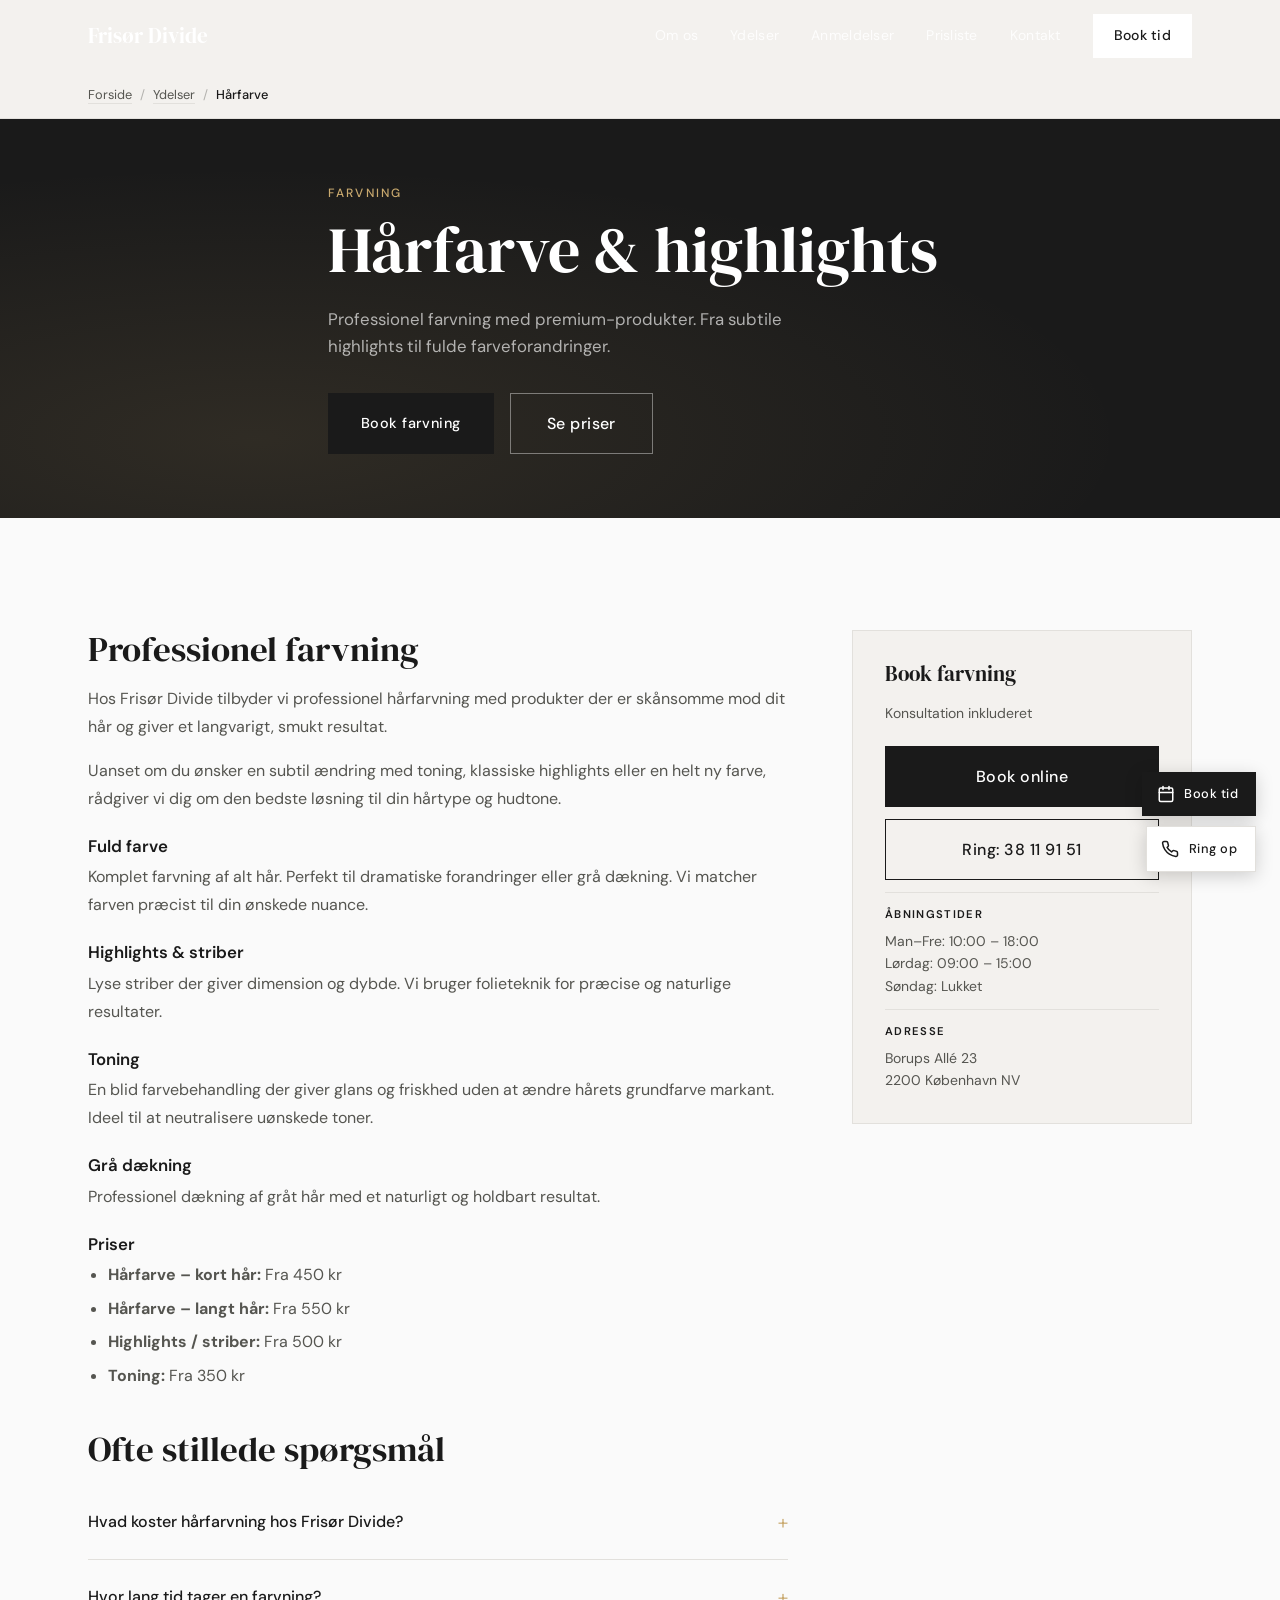
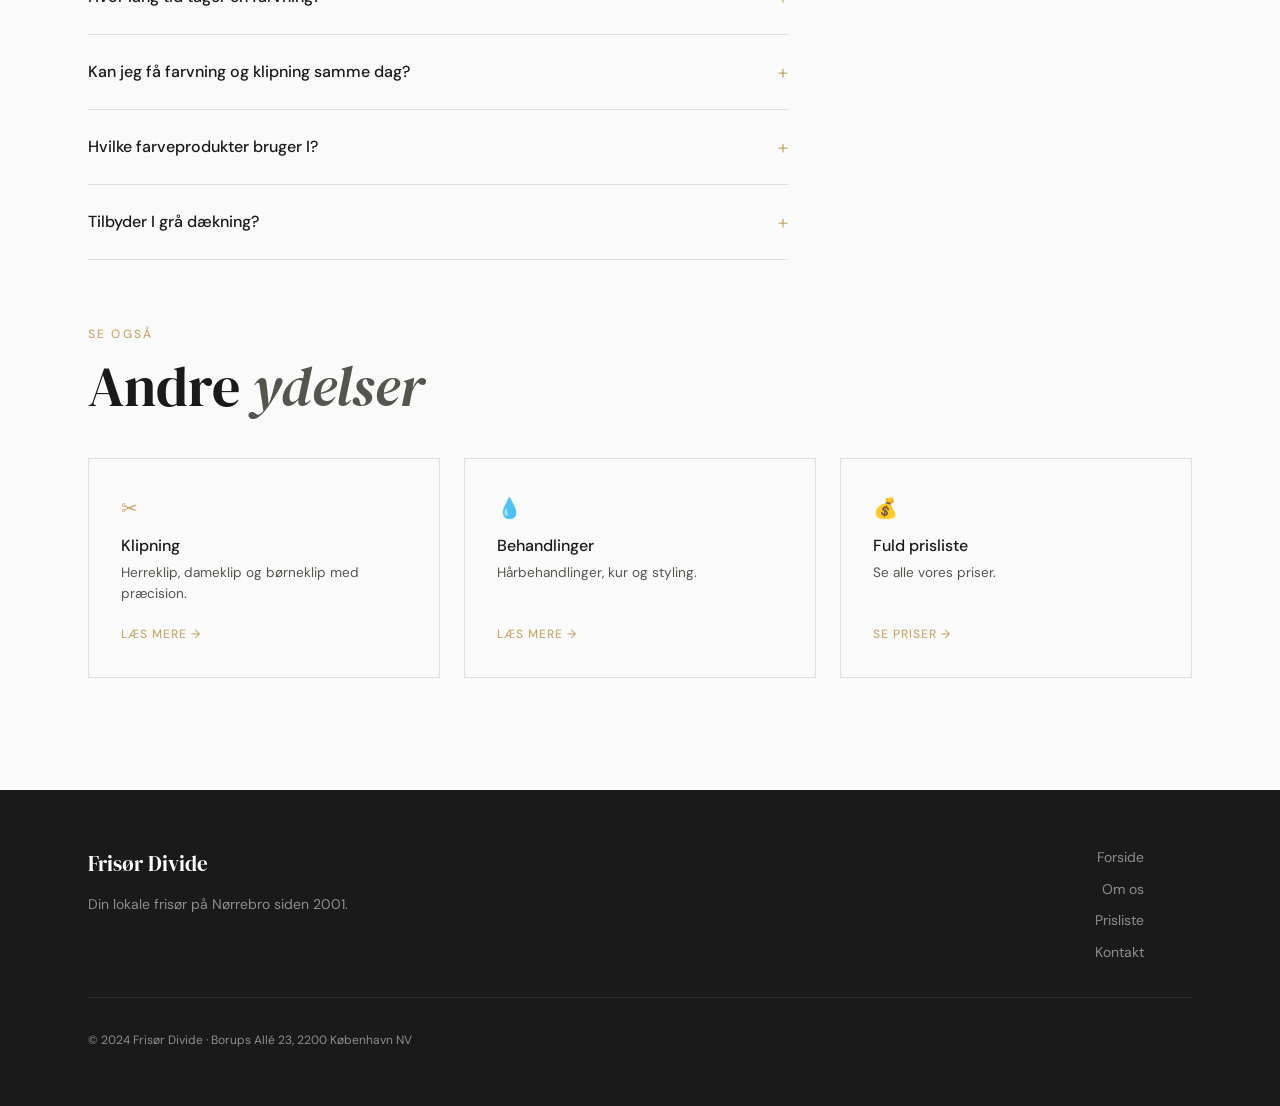
<file: ydelser/farvning.html>
<!DOCTYPE html>
<html lang="da">
<head>
  <meta charset="UTF-8" />
  <meta name="viewport" content="width=device-width, initial-scale=1.0" />
  <title>Hårfarve – Farvning, Highlights &amp; Toning | Frisør Divide, København NV</title>
  <meta name="description" content="Professionel hårfarvning hos Frisør Divide. Highlights, toning og fuld farve med premium-produkter. Borups Allé 23, 2200 København NV." />
  <meta name="robots" content="index, follow" />
  <link rel="canonical" href="https://www.frisor-divide.dk/ydelser/farvning.html" />
  <meta name="geo.region" content="DK-84" />
  <meta name="geo.placename" content="København NV" />
  <meta name="geo.position" content="55.6945;12.5390" />
  <meta name="ICBM" content="55.6945, 12.5390" />

  <script type="application/ld+json">
  {
    "@context": "https://schema.org",
    "@type": "BreadcrumbList",
    "itemListElement": [
      { "@type": "ListItem", "position": 1, "name": "Forside", "item": "https://www.frisor-divide.dk/" },
      { "@type": "ListItem", "position": 2, "name": "Ydelser", "item": "https://www.frisor-divide.dk/#ydelser" },
      { "@type": "ListItem", "position": 3, "name": "Hårfarve", "item": "https://www.frisor-divide.dk/ydelser/farvning.html" }
    ]
  }
  </script>

  <script type="application/ld+json">
  {
    "@context": "https://schema.org",
    "@type": "Service",
    "name": "Hårfarvning",
    "provider": {
      "@type": "HairSalon",
      "name": "Frisør Divide",
      "address": { "@type": "PostalAddress", "streetAddress": "Borups Allé 23", "addressLocality": "København NV", "postalCode": "2200", "addressCountry": "DK" }
    },
    "description": "Professionel hårfarvning, highlights og toning hos Frisør Divide.",
    "offers": [
      { "@type": "Offer", "name": "Hårfarve – kort hår", "price": "450", "priceCurrency": "DKK" },
      { "@type": "Offer", "name": "Hårfarve – langt hår", "price": "550", "priceCurrency": "DKK" },
      { "@type": "Offer", "name": "Highlights / striber", "price": "500", "priceCurrency": "DKK" }
    ]
  }
  </script>

  <script type="application/ld+json">
  {
    "@context": "https://schema.org",
    "@type": "FAQPage",
    "mainEntity": [
      { "@type": "Question", "name": "Hvad koster hårfarvning hos Frisør Divide?", "acceptedAnswer": { "@type": "Answer", "text": "Hårfarve starter fra 450 kr for kort hår og fra 550 kr for langt hår. Highlights fra 500 kr." } },
      { "@type": "Question", "name": "Hvor lang tid tager en farvning?", "acceptedAnswer": { "@type": "Answer", "text": "En standard farvning tager typisk 1-2 timer afhængigt af behandlingen og hårets længde." } },
      { "@type": "Question", "name": "Kan jeg få farvning og klipning samme dag?", "acceptedAnswer": { "@type": "Answer", "text": "Ja, vi tilbyder gerne kombinerede behandlinger. Book blot begge services ved booking." } },
      { "@type": "Question", "name": "Hvilke farveprodukter bruger I?", "acceptedAnswer": { "@type": "Answer", "text": "Vi bruger professionelle premium-produkter der er skånsomme mod håret og giver langvarigt resultat." } },
      { "@type": "Question", "name": "Tilbyder I grå dækning?", "acceptedAnswer": { "@type": "Answer", "text": "Ja, vi tilbyder professionel grå dækning med naturligt resultat. Kontakt os for en konsultation." } }
    ]
  }
  </script>

  <link rel="preconnect" href="https://fonts.googleapis.com" />
  <link rel="preconnect" href="https://fonts.gstatic.com" crossorigin />
  <link href="https://fonts.googleapis.com/css2?family=DM+Sans:ital,opsz,wght@0,9..40,300;0,9..40,400;0,9..40,500;1,9..40,300&family=DM+Serif+Display:ital@0;1&display=swap" rel="stylesheet" />
  <link rel="stylesheet" href="../css/style.css" />
</head>
<body>

  <header id="nav" class="nav">
    <div class="nav__inner container">
      <a href="/" class="nav__logo">
        <span style="font-family:var(--f-serif);font-size:1.3rem;color:#fff;transition:color .25s;">Frisør Divide</span>
      </a>
      <nav class="nav__links" aria-label="Hovednavigation">
        <a href="/#om-os">Om os</a>
        <a href="/#ydelser">Ydelser</a>
        <a href="/#anmeldelser">Anmeldelser</a>
        <a href="/prisliste.html">Prisliste</a>
        <a href="/info.html">Kontakt</a>
        <a href="https://book.timma.dk/frisordivide" target="_blank" rel="noopener" class="btn nav__cta">Book tid</a>
      </nav>
      <button class="nav__burger" aria-label="Menu" aria-expanded="false">
        <span></span><span></span><span></span>
      </button>
    </div>
  </header>

  <nav class="nav__mobile" aria-label="Mobilnavigation">
    <a href="/">Forside</a>
    <a href="/#om-os">Om os</a>
    <a href="/#ydelser">Ydelser</a>
    <a href="/prisliste.html">Prisliste</a>
    <a href="/info.html">Kontakt</a>
    <a href="https://book.timma.dk/frisordivide" target="_blank" rel="noopener">Book tid &rarr;</a>
  </nav>

  <div class="breadcrumb">
    <div class="container">
      <ol class="breadcrumb__list">
        <li><a href="/">Forside</a></li>
        <li><a href="/#ydelser">Ydelser</a></li>
        <li><span aria-current="page">H&aring;rfarve</span></li>
      </ol>
    </div>
  </div>

  <section class="service-hero">
    <div class="service-hero__inner container">
      <p class="section-label">Farvning</p>
      <h1>H&aring;rfarve &amp; highlights</h1>
      <p class="service-hero__sub">Professionel farvning med premium-produkter. Fra subtile highlights til fulde farveforandringer.</p>
      <div class="service-hero__actions">
        <a href="https://book.timma.dk/frisordivide" target="_blank" rel="noopener" class="btn btn--primary">Book farvning</a>
        <a href="/prisliste.html" class="btn btn--outline">Se priser</a>
      </div>
    </div>
  </section>

  <section class="section">
    <div class="container">
      <div class="service-content__grid">
        <div class="service-text">
          <h2>Professionel farvning</h2>
          <p>Hos Fris&oslash;r Divide tilbyder vi professionel h&aring;rfarvning med produkter der er sk&aring;nsomme mod dit h&aring;r og giver et langvarigt, smukt resultat.</p>
          <p>Uanset om du &oslash;nsker en subtil &aelig;ndring med toning, klassiske highlights eller en helt ny farve, r&aring;dgiver vi dig om den bedste l&oslash;sning til din h&aring;rtype og hudtone.</p>

          <h3>Fuld farve</h3>
          <p>Komplet farvning af alt h&aring;r. Perfekt til dramatiske forandringer eller gr&aring; d&aelig;kning. Vi matcher farven pr&aelig;cist til din &oslash;nskede nuance.</p>

          <h3>Highlights &amp; striber</h3>
          <p>Lyse striber der giver dimension og dybde. Vi bruger folieteknik for pr&aelig;cise og naturlige resultater.</p>

          <h3>Toning</h3>
          <p>En blid farvebehandling der giver glans og friskhed uden at &aelig;ndre h&aring;rets grundfarve markant. Ideel til at neutralisere uønskede toner.</p>

          <h3>Gr&aring; d&aelig;kning</h3>
          <p>Professionel d&aelig;kning af gr&aring;t h&aring;r med et naturligt og holdbart resultat.</p>

          <h3>Priser</h3>
          <ul>
            <li><strong>H&aring;rfarve – kort h&aring;r:</strong> Fra 450 kr</li>
            <li><strong>H&aring;rfarve – langt h&aring;r:</strong> Fra 550 kr</li>
            <li><strong>Highlights / striber:</strong> Fra 500 kr</li>
            <li><strong>Toning:</strong> Fra 350 kr</li>
          </ul>

          <div class="faq-list">
            <h2>Ofte stillede sp&oslash;rgsm&aring;l</h2>
            <details class="faq-item">
              <summary>Hvad koster h&aring;rfarvning hos Fris&oslash;r Divide?</summary>
              <p class="faq-answer">H&aring;rfarve starter fra 450 kr for kort h&aring;r og fra 550 kr for langt h&aring;r. Highlights fra 500 kr.</p>
            </details>
            <details class="faq-item">
              <summary>Hvor lang tid tager en farvning?</summary>
              <p class="faq-answer">En standard farvning tager typisk 1-2 timer afh&aelig;ngigt af behandlingen og h&aring;rets l&aelig;ngde.</p>
            </details>
            <details class="faq-item">
              <summary>Kan jeg f&aring; farvning og klipning samme dag?</summary>
              <p class="faq-answer">Ja, vi tilbyder gerne kombinerede behandlinger. Book blot begge services ved booking.</p>
            </details>
            <details class="faq-item">
              <summary>Hvilke farveprodukter bruger I?</summary>
              <p class="faq-answer">Vi bruger professionelle premium-produkter der er sk&aring;nsomme mod h&aring;ret og giver langvarigt resultat.</p>
            </details>
            <details class="faq-item">
              <summary>Tilbyder I gr&aring; d&aelig;kning?</summary>
              <p class="faq-answer">Ja, vi tilbyder professionel gr&aring; d&aelig;kning med naturligt resultat. Kontakt os for en konsultation.</p>
            </details>
          </div>
        </div>

        <aside class="service-sidebar">
          <div class="sidebar-box">
            <h3>Book farvning</h3>
            <p>Konsultation inkluderet</p>
            <a href="https://book.timma.dk/frisordivide" target="_blank" rel="noopener" class="btn btn--dark" style="width:100%;justify-content:center;">Book online</a>
            <a href="tel:+4538119151" class="btn btn--outline" style="width:100%;justify-content:center;">Ring: 38 11 91 51</a>
            <div class="sidebar-hours">
              <strong>&Aring;bningstider</strong>
              <p>Man–Fre: 10:00 – 18:00<br>L&oslash;rdag: 09:00 – 15:00<br>S&oslash;ndag: Lukket</p>
            </div>
            <div class="sidebar-address">
              <strong>Adresse</strong>
              <p>Borups All&eacute; 23<br>2200 K&oslash;benhavn NV</p>
            </div>
          </div>
        </aside>
      </div>

      <div class="reveal" style="margin-top:4rem;">
        <p class="section-label">Se ogs&aring;</p>
        <h2>Andre <em>ydelser</em></h2>
        <div class="related-grid">
          <a href="/ydelser/klipning.html" class="related-card">
            <span class="related-card__icon">&#9986;</span>
            <h3>Klipning</h3>
            <p>Herreklip, dameklip og b&oslash;rneklip med pr&aelig;cision.</p>
            <span class="related-card__arrow">L&aelig;s mere &rarr;</span>
          </a>
          <a href="/ydelser/behandlinger.html" class="related-card">
            <span class="related-card__icon">&#128167;</span>
            <h3>Behandlinger</h3>
            <p>H&aring;rbehandlinger, kur og styling.</p>
            <span class="related-card__arrow">L&aelig;s mere &rarr;</span>
          </a>
          <a href="/prisliste.html" class="related-card">
            <span class="related-card__icon">&#128176;</span>
            <h3>Fuld prisliste</h3>
            <p>Se alle vores priser.</p>
            <span class="related-card__arrow">Se priser &rarr;</span>
          </a>
        </div>
      </div>
    </div>
  </section>

  <footer class="footer">
    <div class="footer__inner container">
      <div class="footer__brand">
        <span class="footer__logo">Fris&oslash;r Divide</span>
        <p>Din lokale fris&oslash;r p&aring; N&oslash;rrebro siden 2001.</p>
      </div>
      <nav class="footer__links">
        <a href="/">Forside</a>
        <a href="/om-mig.html">Om os</a>
        <a href="/prisliste.html">Prisliste</a>
        <a href="/info.html">Kontakt</a>
      </nav>
      <div class="footer__copy">
        &copy; 2024 Fris&oslash;r Divide &middot; Borups All&eacute; 23, 2200 K&oslash;benhavn NV
      </div>
    </div>
  </footer>

  <div class="fab-group">
    <a href="https://book.timma.dk/frisordivide" target="_blank" rel="noopener" class="fab fab--book">
      <svg width="18" height="18" viewBox="0 0 24 24" fill="none" stroke="currentColor" stroke-width="2" stroke-linecap="round" stroke-linejoin="round"><rect x="3" y="4" width="18" height="18" rx="2" ry="2"/><line x1="16" y1="2" x2="16" y2="6"/><line x1="8" y1="2" x2="8" y2="6"/><line x1="3" y1="10" x2="21" y2="10"/></svg>
      <span>Book tid</span>
    </a>
    <a href="tel:+4538119151" class="fab fab--phone">
      <svg width="18" height="18" viewBox="0 0 24 24" fill="none" stroke="currentColor" stroke-width="2" stroke-linecap="round" stroke-linejoin="round"><path d="M22 16.92v3a2 2 0 0 1-2.18 2 19.79 19.79 0 0 1-8.63-3.07 19.5 19.5 0 0 1-6-6 19.79 19.79 0 0 1-3.07-8.67A2 2 0 0 1 4.11 2h3a2 2 0 0 1 2 1.72c.127.96.361 1.903.7 2.81a2 2 0 0 1-.45 2.11L8.09 9.91a16 16 0 0 0 6 6l1.27-1.27a2 2 0 0 1 2.11-.45c.907.339 1.85.573 2.81.7A2 2 0 0 1 22 16.92z"/></svg>
      <span>Ring op</span>
    </a>
  </div>

  <script src="../js/main.js" defer></script>
</body>
</html>
</file>
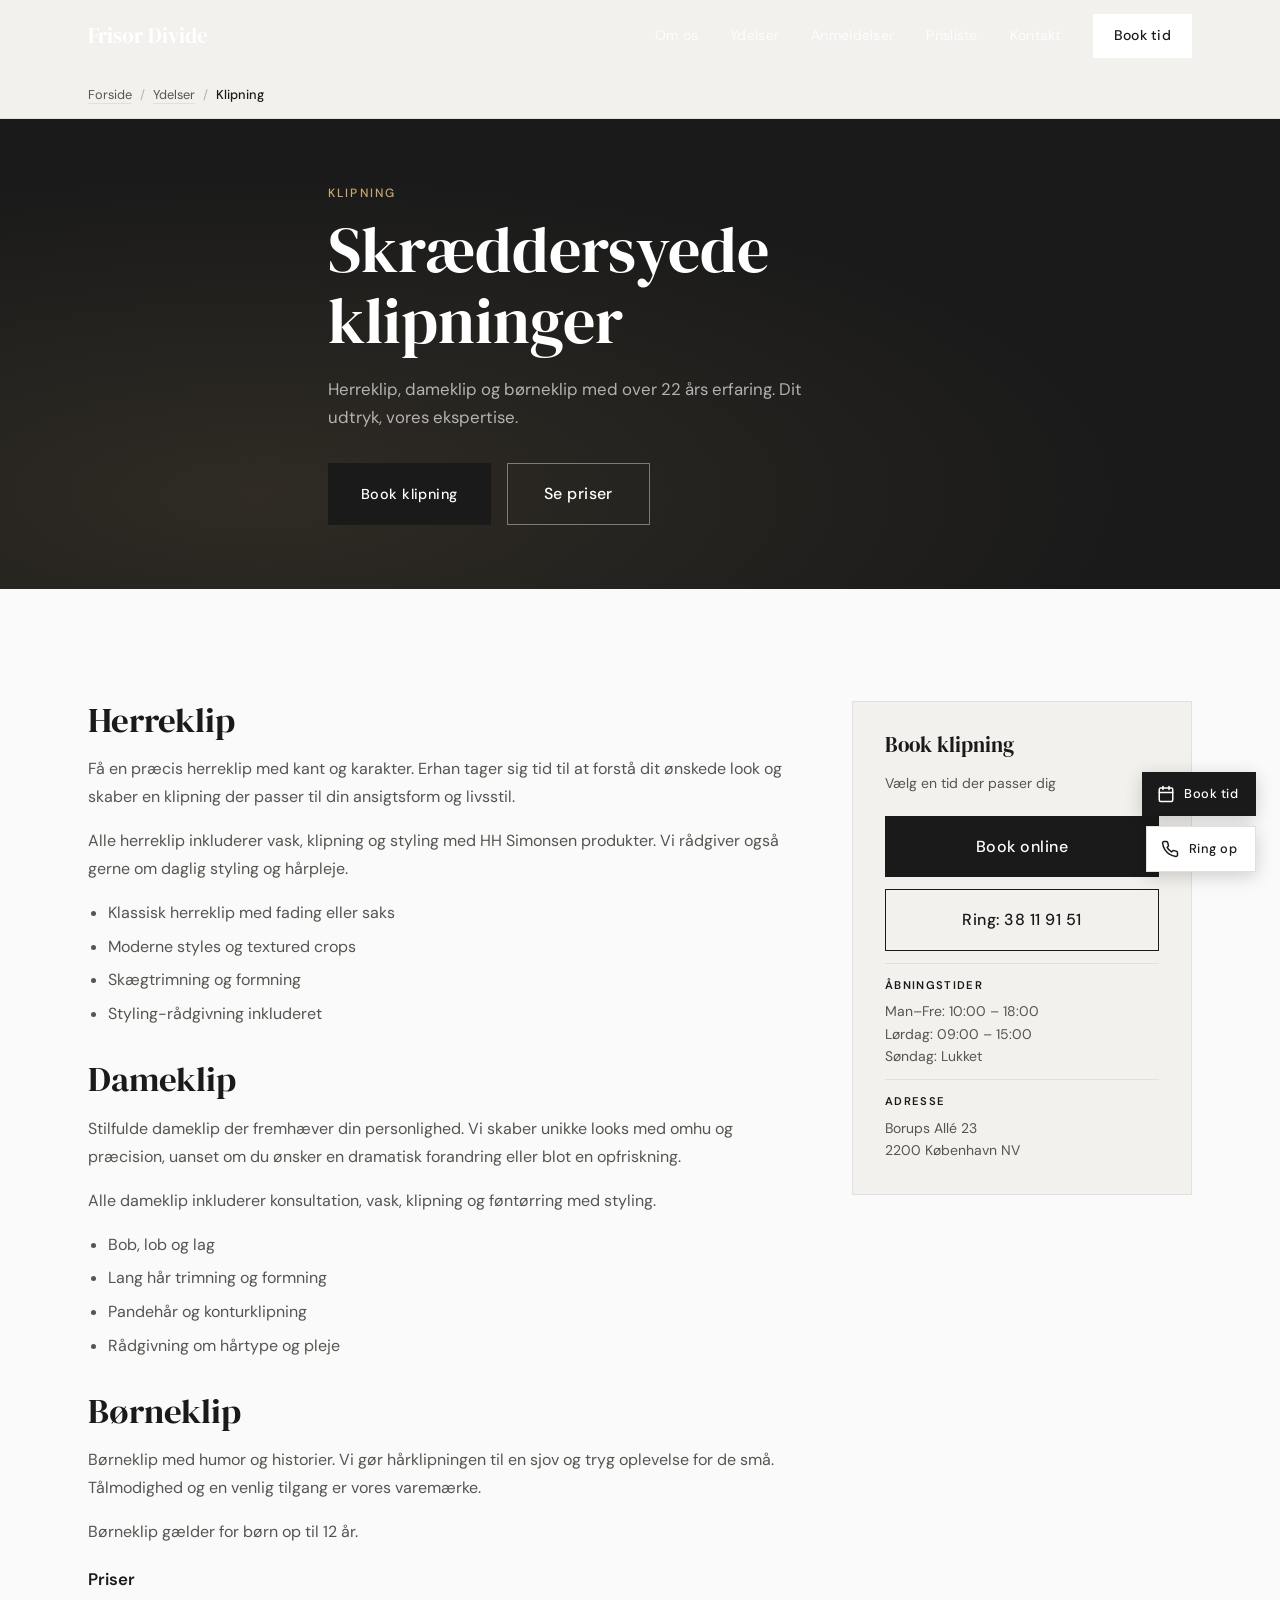
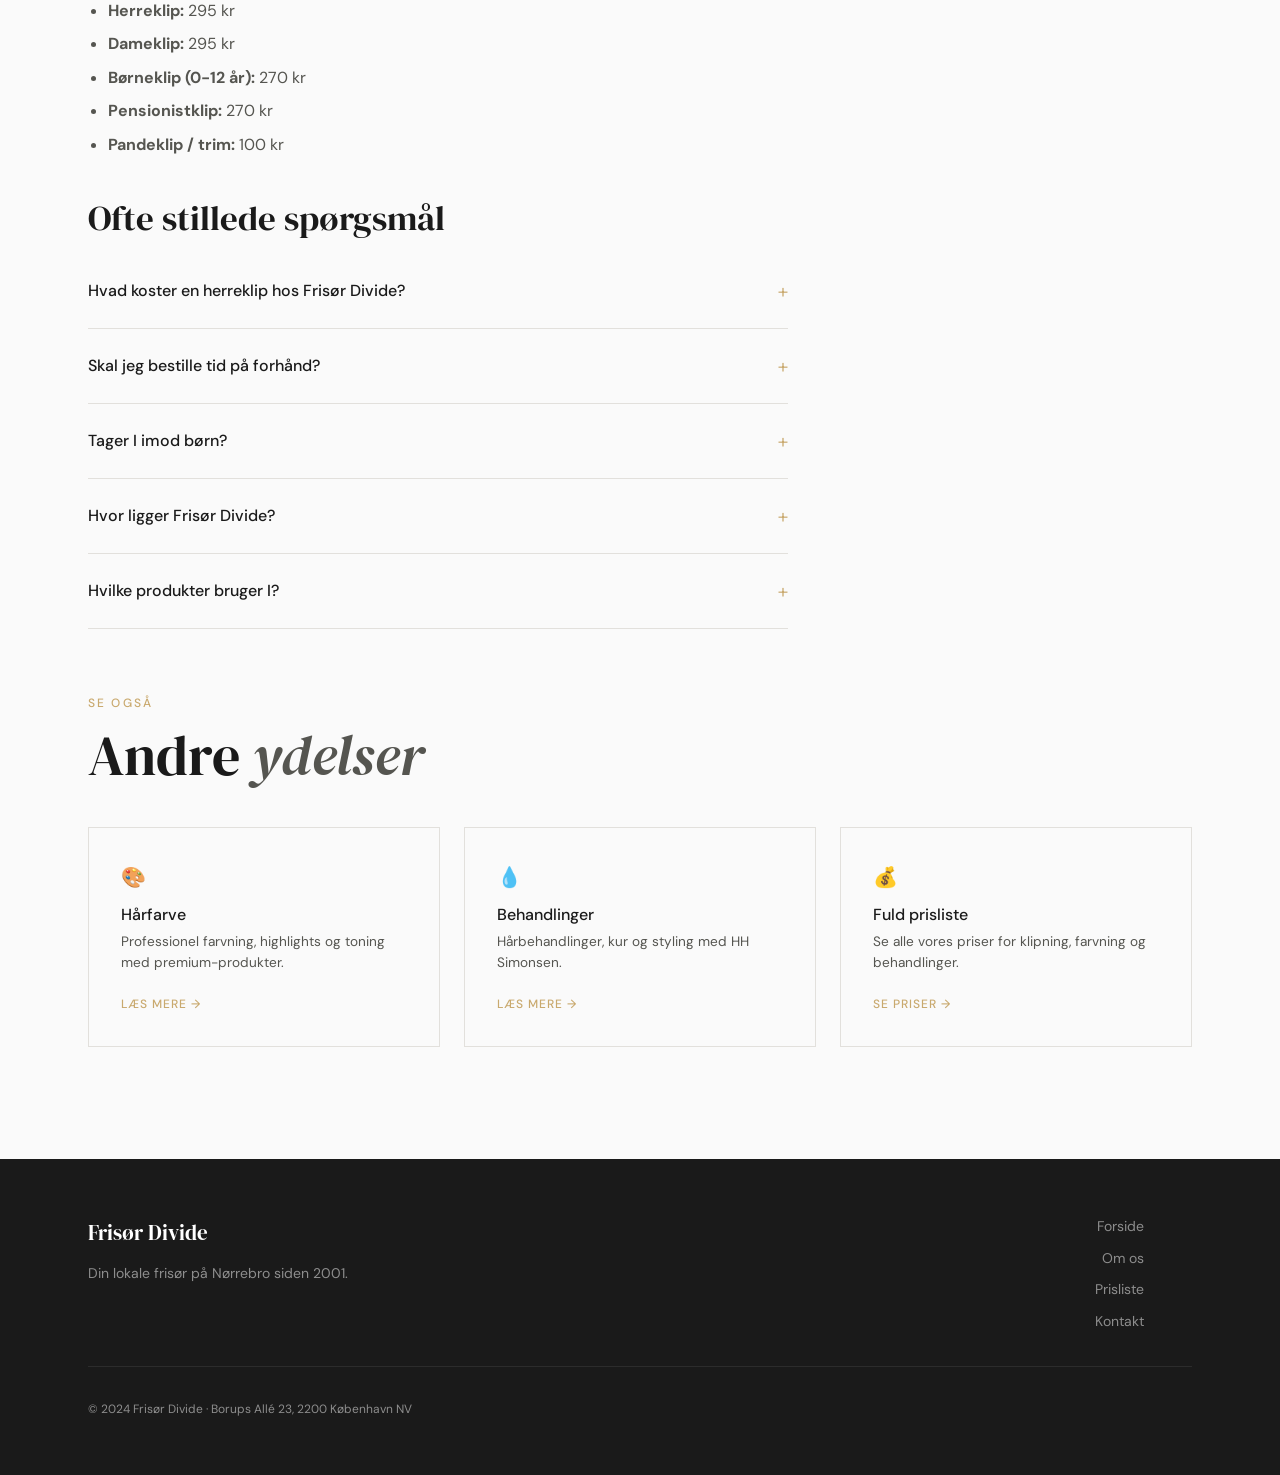
<file: ydelser/klipning.html>
<!DOCTYPE html>
<html lang="da">
<head>
  <meta charset="UTF-8" />
  <meta name="viewport" content="width=device-width, initial-scale=1.0" />
  <title>Klipning – Herreklip, Dameklip &amp; Børneklip | Frisør Divide, København NV</title>
  <meta name="description" content="Professionel klipning hos Frisør Divide. Herreklip 295 kr, dameklip 295 kr, børneklip 270 kr. Skræddersyede klip med over 22 års erfaring. Borups Allé 23, København NV." />
  <meta name="robots" content="index, follow" />
  <link rel="canonical" href="https://www.frisor-divide.dk/ydelser/klipning.html" />
  <meta name="geo.region" content="DK-84" />
  <meta name="geo.placename" content="København NV" />
  <meta name="geo.position" content="55.6945;12.5390" />
  <meta name="ICBM" content="55.6945, 12.5390" />
  <meta property="og:type" content="website" />
  <meta property="og:title" content="Klipning – Frisør Divide | Nørrebro" />
  <meta property="og:description" content="Herreklip, dameklip og børneklip. Skræddersyede klip med over 22 års erfaring." />

  <!-- JSON-LD: BreadcrumbList -->
  <script type="application/ld+json">
  {
    "@context": "https://schema.org",
    "@type": "BreadcrumbList",
    "itemListElement": [
      { "@type": "ListItem", "position": 1, "name": "Forside", "item": "https://www.frisor-divide.dk/" },
      { "@type": "ListItem", "position": 2, "name": "Ydelser", "item": "https://www.frisor-divide.dk/#ydelser" },
      { "@type": "ListItem", "position": 3, "name": "Klipning", "item": "https://www.frisor-divide.dk/ydelser/klipning.html" }
    ]
  }
  </script>

  <!-- JSON-LD: Service -->
  <script type="application/ld+json">
  {
    "@context": "https://schema.org",
    "@type": "Service",
    "name": "Klipning",
    "provider": {
      "@type": "HairSalon",
      "name": "Frisør Divide",
      "address": { "@type": "PostalAddress", "streetAddress": "Borups Allé 23", "addressLocality": "København NV", "postalCode": "2200", "addressCountry": "DK" }
    },
    "description": "Professionel herreklip, dameklip og børneklip hos Frisør Divide. Skræddersyede klipninger med over 22 års erfaring.",
    "offers": [
      { "@type": "Offer", "name": "Herreklip", "price": "295", "priceCurrency": "DKK" },
      { "@type": "Offer", "name": "Dameklip", "price": "295", "priceCurrency": "DKK" },
      { "@type": "Offer", "name": "Børneklip", "price": "270", "priceCurrency": "DKK" }
    ]
  }
  </script>

  <!-- JSON-LD: FAQPage -->
  <script type="application/ld+json">
  {
    "@context": "https://schema.org",
    "@type": "FAQPage",
    "mainEntity": [
      { "@type": "Question", "name": "Hvad koster en herreklip hos Frisør Divide?", "acceptedAnswer": { "@type": "Answer", "text": "En herreklip koster 295 kr inkl. vask og styling." } },
      { "@type": "Question", "name": "Skal jeg bestille tid på forhånd?", "acceptedAnswer": { "@type": "Answer", "text": "Vi anbefaler tidsbestilling for at sikre en tid der passer dig. Book online via Timma eller ring til os." } },
      { "@type": "Question", "name": "Tager I imod børn?", "acceptedAnswer": { "@type": "Answer", "text": "Ja, vi tilbyder børneklip til 270 kr for børn op til 12 år. Vi gør klipningen til en sjov oplevelse." } },
      { "@type": "Question", "name": "Hvor ligger Frisør Divide?", "acceptedAnswer": { "@type": "Answer", "text": "Vi ligger på Borups Allé 23, 2200 København NV, tæt på Nørrebro Station." } },
      { "@type": "Question", "name": "Hvilke produkter bruger I?", "acceptedAnswer": { "@type": "Answer", "text": "Vi bruger udelukkende premium-produkter fra HH Simonsen for at sikre den bedste kvalitet." } }
    ]
  }
  </script>

  <link rel="preconnect" href="https://fonts.googleapis.com" />
  <link rel="preconnect" href="https://fonts.gstatic.com" crossorigin />
  <link href="https://fonts.googleapis.com/css2?family=DM+Sans:ital,opsz,wght@0,9..40,300;0,9..40,400;0,9..40,500;1,9..40,300&family=DM+Serif+Display:ital@0;1&display=swap" rel="stylesheet" />
  <link rel="stylesheet" href="../css/style.css" />
</head>
<body>

  <header id="nav" class="nav">
    <div class="nav__inner container">
      <a href="/" class="nav__logo">
        <span style="font-family:var(--f-serif);font-size:1.3rem;color:#fff;transition:color .25s;">Frisør Divide</span>
      </a>
      <nav class="nav__links" aria-label="Hovednavigation">
        <a href="/#om-os">Om os</a>
        <a href="/#ydelser">Ydelser</a>
        <a href="/#anmeldelser">Anmeldelser</a>
        <a href="/prisliste.html">Prisliste</a>
        <a href="/info.html">Kontakt</a>
        <a href="https://book.timma.dk/frisordivide" target="_blank" rel="noopener" class="btn nav__cta">Book tid</a>
      </nav>
      <button class="nav__burger" aria-label="Menu" aria-expanded="false">
        <span></span><span></span><span></span>
      </button>
    </div>
  </header>

  <nav class="nav__mobile" aria-label="Mobilnavigation">
    <a href="/">Forside</a>
    <a href="/#om-os">Om os</a>
    <a href="/#ydelser">Ydelser</a>
    <a href="/prisliste.html">Prisliste</a>
    <a href="/info.html">Kontakt</a>
    <a href="https://book.timma.dk/frisordivide" target="_blank" rel="noopener">Book tid &rarr;</a>
  </nav>

  <div class="breadcrumb">
    <div class="container">
      <ol class="breadcrumb__list">
        <li><a href="/">Forside</a></li>
        <li><a href="/#ydelser">Ydelser</a></li>
        <li><span aria-current="page">Klipning</span></li>
      </ol>
    </div>
  </div>

  <section class="service-hero">
    <div class="service-hero__inner container">
      <p class="section-label">Klipning</p>
      <h1>Skr&aelig;ddersyede klipninger</h1>
      <p class="service-hero__sub">Herreklip, dameklip og b&oslash;rneklip med over 22 &aring;rs erfaring. Dit udtryk, vores ekspertise.</p>
      <div class="service-hero__actions">
        <a href="https://book.timma.dk/frisordivide" target="_blank" rel="noopener" class="btn btn--primary">Book klipning</a>
        <a href="/prisliste.html" class="btn btn--outline">Se priser</a>
      </div>
    </div>
  </section>

  <section class="section">
    <div class="container">
      <div class="service-content__grid">
        <!-- Artikel -->
        <div class="service-text">
          <h2>Herreklip</h2>
          <p>F&aring; en pr&aelig;cis herreklip med kant og karakter. Erhan tager sig tid til at forst&aring; dit &oslash;nskede look og skaber en klipning der passer til din ansigtsform og livsstil.</p>
          <p>Alle herreklip inkluderer vask, klipning og styling med HH Simonsen produkter. Vi r&aring;dgiver ogs&aring; gerne om daglig styling og h&aring;rpleje.</p>
          <ul>
            <li>Klassisk herreklip med fading eller saks</li>
            <li>Moderne styles og textured crops</li>
            <li>Sk&aelig;gtrimning og formning</li>
            <li>Styling-r&aring;dgivning inkluderet</li>
          </ul>

          <h2>Dameklip</h2>
          <p>Stilfulde dameklip der fremh&aelig;ver din personlighed. Vi skaber unikke looks med omhu og pr&aelig;cision, uanset om du &oslash;nsker en dramatisk forandring eller blot en opfriskning.</p>
          <p>Alle dameklip inkluderer konsultation, vask, klipning og f&oslash;nt&oslash;rring med styling.</p>
          <ul>
            <li>Bob, lob og lag</li>
            <li>Lang h&aring;r trimning og formning</li>
            <li>Pandeh&aring;r og konturklipning</li>
            <li>R&aring;dgivning om h&aring;rtype og pleje</li>
          </ul>

          <h2>B&oslash;rneklip</h2>
          <p>B&oslash;rneklip med humor og historier. Vi g&oslash;r h&aring;rklipningen til en sjov og tryg oplevelse for de sm&aring;. T&aring;lmodighed og en venlig tilgang er vores varem&aelig;rke.</p>
          <p>B&oslash;rneklip g&aelig;lder for b&oslash;rn op til 12 &aring;r.</p>

          <h3>Priser</h3>
          <ul>
            <li><strong>Herreklip:</strong> 295 kr</li>
            <li><strong>Dameklip:</strong> 295 kr</li>
            <li><strong>B&oslash;rneklip (0-12 &aring;r):</strong> 270 kr</li>
            <li><strong>Pensionistklip:</strong> 270 kr</li>
            <li><strong>Pandeklip / trim:</strong> 100 kr</li>
          </ul>

          <!-- FAQ -->
          <div class="faq-list">
            <h2>Ofte stillede sp&oslash;rgsm&aring;l</h2>
            <details class="faq-item">
              <summary>Hvad koster en herreklip hos Fris&oslash;r Divide?</summary>
              <p class="faq-answer">En herreklip koster 295 kr inkl. vask og styling med HH Simonsen produkter.</p>
            </details>
            <details class="faq-item">
              <summary>Skal jeg bestille tid p&aring; forh&aring;nd?</summary>
              <p class="faq-answer">Vi anbefaler tidsbestilling for at sikre en tid der passer dig. Book online via Timma eller ring til os p&aring; 38 11 91 51.</p>
            </details>
            <details class="faq-item">
              <summary>Tager I imod b&oslash;rn?</summary>
              <p class="faq-answer">Ja, vi tilbyder b&oslash;rneklip til 270 kr for b&oslash;rn op til 12 &aring;r. Vi g&oslash;r klipningen til en sjov oplevelse.</p>
            </details>
            <details class="faq-item">
              <summary>Hvor ligger Fris&oslash;r Divide?</summary>
              <p class="faq-answer">Vi ligger p&aring; Borups All&eacute; 23, 2200 K&oslash;benhavn NV, t&aelig;t p&aring; N&oslash;rrebro Station.</p>
            </details>
            <details class="faq-item">
              <summary>Hvilke produkter bruger I?</summary>
              <p class="faq-answer">Vi bruger udelukkende premium-produkter fra HH Simonsen for at sikre den bedste kvalitet for dit h&aring;r.</p>
            </details>
          </div>
        </div>

        <!-- Sidebar -->
        <aside class="service-sidebar">
          <div class="sidebar-box">
            <h3>Book klipning</h3>
            <p>V&aelig;lg en tid der passer dig</p>
            <a href="https://book.timma.dk/frisordivide" target="_blank" rel="noopener" class="btn btn--dark" style="width:100%;justify-content:center;">Book online</a>
            <a href="tel:+4538119151" class="btn btn--outline" style="width:100%;justify-content:center;">Ring: 38 11 91 51</a>

            <div class="sidebar-hours">
              <strong>&Aring;bningstider</strong>
              <p>Man–Fre: 10:00 – 18:00<br>L&oslash;rdag: 09:00 – 15:00<br>S&oslash;ndag: Lukket</p>
            </div>
            <div class="sidebar-address">
              <strong>Adresse</strong>
              <p>Borups All&eacute; 23<br>2200 K&oslash;benhavn NV</p>
            </div>
          </div>
        </aside>
      </div>

      <!-- Relaterede ydelser -->
      <div class="reveal" style="margin-top:4rem;">
        <p class="section-label">Se ogs&aring;</p>
        <h2>Andre <em>ydelser</em></h2>
        <div class="related-grid">
          <a href="/ydelser/farvning.html" class="related-card">
            <span class="related-card__icon">&#127912;</span>
            <h3>H&aring;rfarve</h3>
            <p>Professionel farvning, highlights og toning med premium-produkter.</p>
            <span class="related-card__arrow">L&aelig;s mere &rarr;</span>
          </a>
          <a href="/ydelser/behandlinger.html" class="related-card">
            <span class="related-card__icon">&#128167;</span>
            <h3>Behandlinger</h3>
            <p>H&aring;rbehandlinger, kur og styling med HH Simonsen.</p>
            <span class="related-card__arrow">L&aelig;s mere &rarr;</span>
          </a>
          <a href="/prisliste.html" class="related-card">
            <span class="related-card__icon">&#128176;</span>
            <h3>Fuld prisliste</h3>
            <p>Se alle vores priser for klipning, farvning og behandlinger.</p>
            <span class="related-card__arrow">Se priser &rarr;</span>
          </a>
        </div>
      </div>
    </div>
  </section>

  <footer class="footer">
    <div class="footer__inner container">
      <div class="footer__brand">
        <span class="footer__logo">Fris&oslash;r Divide</span>
        <p>Din lokale fris&oslash;r p&aring; N&oslash;rrebro siden 2001.</p>
      </div>
      <nav class="footer__links">
        <a href="/">Forside</a>
        <a href="/om-mig.html">Om os</a>
        <a href="/prisliste.html">Prisliste</a>
        <a href="/info.html">Kontakt</a>
      </nav>
      <div class="footer__copy">
        &copy; 2024 Fris&oslash;r Divide &middot; Borups All&eacute; 23, 2200 K&oslash;benhavn NV
      </div>
    </div>
  </footer>

  <div class="fab-group">
    <a href="https://book.timma.dk/frisordivide" target="_blank" rel="noopener" class="fab fab--book">
      <svg width="18" height="18" viewBox="0 0 24 24" fill="none" stroke="currentColor" stroke-width="2" stroke-linecap="round" stroke-linejoin="round"><rect x="3" y="4" width="18" height="18" rx="2" ry="2"/><line x1="16" y1="2" x2="16" y2="6"/><line x1="8" y1="2" x2="8" y2="6"/><line x1="3" y1="10" x2="21" y2="10"/></svg>
      <span>Book tid</span>
    </a>
    <a href="tel:+4538119151" class="fab fab--phone">
      <svg width="18" height="18" viewBox="0 0 24 24" fill="none" stroke="currentColor" stroke-width="2" stroke-linecap="round" stroke-linejoin="round"><path d="M22 16.92v3a2 2 0 0 1-2.18 2 19.79 19.79 0 0 1-8.63-3.07 19.5 19.5 0 0 1-6-6 19.79 19.79 0 0 1-3.07-8.67A2 2 0 0 1 4.11 2h3a2 2 0 0 1 2 1.72c.127.96.361 1.903.7 2.81a2 2 0 0 1-.45 2.11L8.09 9.91a16 16 0 0 0 6 6l1.27-1.27a2 2 0 0 1 2.11-.45c.907.339 1.85.573 2.81.7A2 2 0 0 1 22 16.92z"/></svg>
      <span>Ring op</span>
    </a>
  </div>

  <script src="../js/main.js" defer></script>
</body>
</html>
</file>
<file: css/style.css>
/* ═══════════════════════════════════════════════════════
   Galleri Hair – Scandinavian Minimalist Design System
   ═══════════════════════════════════════════════════════ */

/* ── RESET & BASE ── */
*, *::before, *::after { box-sizing: border-box; margin: 0; padding: 0; }

:root {
  /* Colours */
  --c-bg:        #fafafa;
  --c-bg-alt:    #f3f1ee;
  --c-ink:       #1a1a1a;
  --c-ink-soft:  #555550;
  --c-border:    #e2e0dc;
  --c-accent:    #1a1a1a;
  --c-warm:      #c9a96e;
  --c-warm-soft: #f5ede0;
  --c-white:     #ffffff;

  /* Typography */
  --f-sans:   'DM Sans', system-ui, sans-serif;
  --f-serif:  'DM Serif Display', Georgia, serif;

  /* Spacing */
  --space-xs:  0.5rem;
  --space-sm:  1rem;
  --space-md:  2rem;
  --space-lg:  4rem;
  --space-xl:  7rem;
  --space-2xl: 10rem;

  /* Animation */
  --ease-out:  cubic-bezier(0.16, 1, 0.3, 1);
  --ease-in:   cubic-bezier(0.7, 0, 0.84, 0);
  --dur-fast:  0.25s;
  --dur-mid:   0.5s;
  --dur-slow:  0.8s;

  /* Layout */
  --max-w: 1200px;
  --nav-h: 72px;
}

html {
  scroll-behavior: smooth;
  scroll-padding-top: var(--nav-h);
}

body {
  font-family: var(--f-sans);
  font-size: 1rem;
  line-height: 1.7;
  color: var(--c-ink);
  background: var(--c-bg);
  overflow-x: hidden;
  -webkit-font-smoothing: antialiased;
}

img, video { display: block; max-width: 100%; }
a { color: inherit; text-decoration: none; }

/* ── HELPERS ── */
.container {
  width: 100%;
  max-width: var(--max-w);
  margin-inline: auto;
  padding-inline: clamp(1.25rem, 5vw, 3rem);
}

.section {
  padding-block: var(--space-xl);
}

.section-label {
  font-size: 0.75rem;
  font-weight: 500;
  letter-spacing: 0.18em;
  text-transform: uppercase;
  color: var(--c-warm);
  margin-bottom: 0.75rem;
}

h1, h2, h3 { line-height: 1.1; }

h2 {
  font-family: var(--f-serif);
  font-size: clamp(2.2rem, 4.5vw, 3.5rem);
  font-weight: 400;
  margin-bottom: 1.5rem;
}
h2 em {
  font-style: italic;
  color: var(--c-ink-soft);
}

h3 {
  font-family: var(--f-sans);
  font-size: 1.125rem;
  font-weight: 500;
  margin-bottom: 0.5rem;
}

/* ── SCROLL REVEAL ── */
.reveal {
  opacity: 0;
  transform: translateY(32px);
  transition: opacity var(--dur-slow) var(--ease-out),
              transform var(--dur-slow) var(--ease-out);
}
.reveal.delay-1 { transition-delay: 0.1s; }
.reveal.delay-2 { transition-delay: 0.2s; }
.reveal.delay-3 { transition-delay: 0.3s; }
.reveal.delay-4 { transition-delay: 0.45s; }
.reveal.in-view {
  opacity: 1;
  transform: translateY(0);
}

/* ── BUTTONS ── */
.btn {
  display: inline-flex;
  align-items: center;
  gap: 0.5rem;
  padding: 0.85rem 2rem;
  font-family: var(--f-sans);
  font-size: 0.9rem;
  font-weight: 500;
  letter-spacing: 0.03em;
  border-radius: 0;
  border: 1.5px solid transparent;
  cursor: pointer;
  transition: background var(--dur-fast) var(--ease-out),
              color var(--dur-fast) var(--ease-out),
              border-color var(--dur-fast) var(--ease-out),
              transform var(--dur-fast) var(--ease-out);
  position: relative;
  overflow: hidden;
}
.btn::after {
  content: '';
  position: absolute;
  inset: 0;
  background: currentColor;
  opacity: 0;
  transition: opacity var(--dur-fast);
}
.btn:hover::after { opacity: 0.06; }
.btn:active { transform: scale(0.98); }

.btn--primary {
  background: var(--c-ink);
  color: var(--c-white);
  border-color: var(--c-ink);
}
.btn--primary:hover {
  background: #333;
  border-color: #333;
}

.btn--ghost {
  background: transparent;
  color: var(--c-white);
  border-color: rgba(255,255,255,0.5);
}
.btn--ghost:hover {
  border-color: var(--c-white);
}

.btn--dark {
  background: var(--c-ink);
  color: var(--c-white);
  border-color: var(--c-ink);
  font-size: 1rem;
  padding: 1rem 2.25rem;
}
.btn--dark:hover { background: #333; }

.btn--outline {
  background: transparent;
  color: var(--c-ink);
  border-color: var(--c-ink);
  font-size: 1rem;
  padding: 1rem 2.25rem;
}
.btn--outline:hover {
  background: var(--c-ink);
  color: var(--c-white);
}

/* ════════════════════════════════
   NAVIGATION
════════════════════════════════ */
.nav {
  position: fixed;
  top: 0; left: 0; right: 0;
  z-index: 100;
  height: var(--nav-h);
  transition: background var(--dur-mid) var(--ease-out),
              box-shadow var(--dur-mid) var(--ease-out);
}
.nav.scrolled {
  background: rgba(250, 250, 250, 0.96);
  backdrop-filter: blur(12px);
  -webkit-backdrop-filter: blur(12px);
  box-shadow: 0 1px 0 var(--c-border);
}
.nav__inner {
  display: flex;
  align-items: center;
  justify-content: space-between;
  height: 100%;
}

/* Logo */
.nav__logo {
  display: flex;
  align-items: center;
  gap: 0.75rem;
  text-decoration: none;
}
.nav__logo-img {
  height: 36px;
  width: auto;
  object-fit: contain;
  filter: brightness(0) invert(1);
  transition: filter var(--dur-fast);
}
.nav.scrolled .nav__logo-img { filter: none; }


.nav__links {
  display: flex;
  align-items: center;
  gap: 2rem;
}
.nav__links a {
  font-size: 0.875rem;
  font-weight: 400;
  color: rgba(255,255,255,0.85);
  transition: color var(--dur-fast);
  letter-spacing: 0.02em;
}
.nav.scrolled .nav__links a { color: var(--c-ink-soft); }
.nav__links a:hover { color: var(--c-white); }
.nav.scrolled .nav__links a:hover { color: var(--c-ink); }

.nav__cta {
  background: var(--c-white) !important;
  color: var(--c-ink) !important;
  padding: 0.55rem 1.25rem;
  font-weight: 500 !important;
  border: 1.5px solid rgba(255,255,255,0.9) !important;
  transition: background var(--dur-fast), border-color var(--dur-fast) !important;
}
.nav.scrolled .nav__cta {
  background: var(--c-ink) !important;
  color: var(--c-white) !important;
  border-color: var(--c-ink) !important;
}
.nav__cta:hover { opacity: 0.85; }

.nav__burger {
  display: none;
  flex-direction: column;
  justify-content: center;
  gap: 5px;
  width: 36px; height: 36px;
  background: none;
  border: none;
  cursor: pointer;
  padding: 4px;
}
.nav__burger span {
  display: block;
  width: 100%; height: 1.5px;
  background: var(--c-white);
  transition: background var(--dur-fast), transform var(--dur-fast), opacity var(--dur-fast);
}
.nav.scrolled .nav__burger span { background: var(--c-ink); }
.nav__burger.open span:nth-child(1) { transform: translateY(6.5px) rotate(45deg); }
.nav__burger.open span:nth-child(2) { opacity: 0; }
.nav__burger.open span:nth-child(3) { transform: translateY(-6.5px) rotate(-45deg); }

/* Mobile menu */
.nav__mobile {
  display: none;
  position: fixed;
  inset: var(--nav-h) 0 0 0;
  background: var(--c-bg);
  padding: 2rem;
  flex-direction: column;
  gap: 1.5rem;
  z-index: 99;
}
.nav__mobile.open { display: flex; }
.nav__mobile a {
  font-size: 1.25rem;
  font-family: var(--f-serif);
  color: var(--c-ink);
}
.nav__mobile a:hover { color: var(--c-warm); }

/* ════════════════════════════════
   HERO
════════════════════════════════ */
.hero {
  position: relative;
  min-height: 100svh;
  display: flex;
  align-items: center;
  overflow: hidden;
}

.hero__bg {
  position: absolute;
  inset: 0;
  overflow: hidden;
  background: #000;
}
.hero__photo {
  width: 100%;
  height: 100%;
  object-fit: cover;
  object-position: center;
}
.hero__overlay {
  position: absolute;
  inset: 0;
  background: linear-gradient(
    135deg,
    rgba(10,9,8,0.72) 0%,
    rgba(10,9,8,0.45) 50%,
    rgba(10,9,8,0.6) 100%
  );
}

.hero__content {
  position: relative;
  z-index: 2;
  padding-block: calc(var(--nav-h) + 2rem) 4rem;
  max-width: 800px;
}

.hero__eyebrow {
  font-size: 0.75rem;
  font-weight: 500;
  letter-spacing: 0.22em;
  text-transform: uppercase;
  color: var(--c-warm);
  margin-bottom: 1.5rem;
}

.hero__headline {
  font-family: var(--f-serif);
  font-size: clamp(3.5rem, 8vw, 6.5rem);
  font-weight: 400;
  color: var(--c-white);
  line-height: 1.0;
  margin-bottom: 1.75rem;
  letter-spacing: -0.01em;
}
.hero__headline em {
  font-style: italic;
  color: rgba(255,255,255,0.65);
}

.hero__sub {
  font-size: clamp(1rem, 2vw, 1.15rem);
  color: rgba(255,255,255,0.6);
  margin-bottom: 2.5rem;
  max-width: 480px;
  line-height: 1.65;
  font-weight: 300;
}

.hero__actions {
  display: flex;
  gap: 1rem;
  flex-wrap: wrap;
}

.hero__scroll-hint {
  position: absolute;
  bottom: 2.5rem;
  right: clamp(1.25rem, 5vw, 3rem);
  display: flex;
  flex-direction: column;
  align-items: center;
  gap: 0.5rem;
  z-index: 2;
}
.hero__scroll-hint span {
  font-size: 0.625rem;
  letter-spacing: 0.2em;
  text-transform: uppercase;
  color: rgba(255,255,255,0.35);
  writing-mode: vertical-rl;
}
.hero__scroll-line {
  width: 1px;
  height: 60px;
  background: linear-gradient(to bottom, rgba(255,255,255,0.3), transparent);
  animation: scrollPulse 2s ease-in-out infinite;
}
@keyframes scrollPulse {
  0%, 100% { transform: scaleY(1); opacity: 0.5; }
  50%       { transform: scaleY(0.6); opacity: 1; }
}

/* ════════════════════════════════
   MARQUEE
════════════════════════════════ */
.marquee {
  background: var(--c-warm-soft);
  border-block: 1px solid #ecdcc8;
  padding-block: 0.85rem;
  overflow: hidden;
}
.marquee__track {
  display: flex;
  gap: 1.75rem;
  width: max-content;
  animation: marqueeScroll 32s linear infinite;
}
.marquee__track span {
  font-size: 0.8rem;
  font-weight: 500;
  letter-spacing: 0.1em;
  text-transform: uppercase;
  color: var(--c-warm);
  white-space: nowrap;
}
@keyframes marqueeScroll {
  from { transform: translateX(0); }
  to   { transform: translateX(-50%); }
}
.marquee:hover .marquee__track { animation-play-state: paused; }

/* ════════════════════════════════
   ABOUT
════════════════════════════════ */
.about__grid {
  display: grid;
  grid-template-columns: 1fr 1fr;
  gap: 5rem;
  align-items: center;
}

.about__visual { position: relative; }
.about__img-wrap {
  position: relative;
  aspect-ratio: 3/2;
  overflow: hidden;
  border: 1.5px solid var(--c-border);
  background: linear-gradient(160deg, #e8e4df 0%, #d4cfc7 50%, #e8e4df 100%);
  box-shadow: 0 18px 48px rgba(0,0,0,0.08);
}
.about__img {
  width: 100%;
  height: 100%;
  object-fit: cover;
  object-position: top center;
  filter: saturate(1.02);
  transition: transform var(--dur-slow) var(--ease-out);
}
.about__img-wrap:hover .about__img { transform: scale(1.02); }
.about__img-lines {
  position: absolute;
  inset: 0;
  display: flex;
  flex-direction: column;
  justify-content: flex-end;
  padding: 2rem;
  gap: 0.6rem;
  pointer-events: none;
  background: linear-gradient(180deg, rgba(0,0,0,0) 0%, rgba(0,0,0,0.18) 60%, rgba(0,0,0,0.32) 100%);
}
.about__img-lines .line {
  height: 1px;
  background: rgba(255,255,255,0.25);
}
.about__img-lines .line:nth-child(1) { width: 70%; }
.about__img-lines .line:nth-child(2) { width: 90%; }
.about__img-lines .line:nth-child(3) { width: 50%; }

.about__tag {
  position: absolute;
  bottom: -1.25rem;
  right: -1.25rem;
  background: var(--c-ink);
  color: var(--c-white);
  font-size: 0.75rem;
  font-weight: 500;
  letter-spacing: 0.15em;
  text-transform: uppercase;
  padding: 1rem 1.5rem;
}

.about__img-wrap::before {
  content: '';
  position: absolute;
  top: -1.25rem; left: -1.25rem;
  width: 80px; height: 80px;
  border-left: 1.5px solid var(--c-warm);
  border-top: 1.5px solid var(--c-warm);
  z-index: 1;
}

.about__text {
  padding-left: 2rem;
}
.about__text p {
  color: var(--c-ink-soft);
  margin-bottom: 1.25rem;
  max-width: 480px;
}

/* ════════════════════════════════
   TEAM
════════════════════════════════ */
.team {
  background: var(--c-bg-alt);
  border-block: 1px solid var(--c-border);
}

.team__header {
  display: flex;
  align-items: flex-end;
  justify-content: space-between;
  gap: 2rem;
  flex-wrap: wrap;
  margin-bottom: 3.5rem;
}

.team__intro {
  max-width: 400px;
  color: var(--c-ink-soft);
  font-size: 1rem;
  line-height: 1.65;
}

.team__grid {
  display: grid;
  grid-template-columns: repeat(4, 1fr);
  gap: 1.5rem;
}

.team-card {
  position: relative;
  overflow: hidden;
  background: var(--c-bg);
  border: 1px solid var(--c-border);
  box-shadow: 0 8px 24px rgba(0,0,0,0.06);
  transition: transform var(--dur-mid) var(--ease-out),
              box-shadow var(--dur-mid) var(--ease-out);
}
.team-card:hover {
  transform: translateY(-4px);
  box-shadow: 0 18px 40px rgba(0,0,0,0.1);
}

.team-card__photo-wrap {
  position: relative;
  aspect-ratio: 3/4;
  overflow: hidden;
  background: var(--c-bg-alt);
}
.team-card__photo {
  width: 100%;
  height: 100%;
  object-fit: cover;
  object-position: top center;
  transition: transform var(--dur-slow) var(--ease-out);
}
.team-card:hover .team-card__photo { transform: scale(1.03); }
.team-card__photo-wrap::after {
  content: '';
  position: absolute;
  inset: 0;
  background: linear-gradient(180deg, transparent 50%, rgba(0,0,0,0.22) 100%);
}

.team-card__info {
  padding: 1.25rem 1.5rem;
  background: var(--c-bg);
  border-top: 1px solid var(--c-border);
}
.team-card__info h3 {
  font-size: 1rem;
  font-weight: 500;
  margin-bottom: 0.25rem;
}
.team-card__role {
  font-size: 0.75rem;
  font-weight: 500;
  letter-spacing: 0.12em;
  text-transform: uppercase;
  color: var(--c-warm);
}

/* ════════════════════════════════
   SERVICES
════════════════════════════════ */
.services {
  background: var(--c-bg);
}

.services__header {
  margin-bottom: 3.5rem;
}

.services__grid {
  display: grid;
  grid-template-columns: repeat(3, 1fr);
  gap: 1.5rem;
}

.service-card {
  background: var(--c-bg);
  border: 1.5px solid var(--c-border);
  padding: 2.25rem 2rem;
  transition: background var(--dur-fast) var(--ease-out),
              transform var(--dur-fast) var(--ease-out);
  cursor: default;
  position: relative;
  overflow: hidden;
}
.service-card::after {
  content: '';
  position: absolute;
  bottom: 0; left: 0;
  width: 100%; height: 2px;
  background: var(--c-warm);
  transform: scaleX(0);
  transform-origin: left;
  transition: transform var(--dur-mid) var(--ease-out);
}
.service-card:hover { background: var(--c-white); }
.service-card:hover::after { transform: scaleX(1); }

.service-card__icon {
  font-size: 1.5rem;
  margin-bottom: 1rem;
  color: var(--c-warm);
  display: block;
  line-height: 1;
}
.service-card h3 { margin-bottom: 0.5rem; }
.service-card p {
  font-size: 0.9rem;
  color: var(--c-ink-soft);
  margin-bottom: 0;
  line-height: 1.6;
}

.services__footer {
  display: flex;
  align-items: center;
  justify-content: space-between;
  margin-top: 2.5rem;
  padding-top: 2rem;
  border-top: 1px solid var(--c-border);
  flex-wrap: wrap;
  gap: 1rem;
}
.services__footer p {
  font-size: 0.875rem;
  color: var(--c-ink-soft);
}

/* ════════════════════════════════
   INSTAGRAM KARRUSEL
════════════════════════════════ */
.instagram {
  background: var(--c-bg-alt);
  border-block: 1px solid var(--c-border);
}

.instagram__header {
  display: flex;
  align-items: flex-end;
  justify-content: space-between;
  gap: 2rem;
  flex-wrap: wrap;
  margin-bottom: 2.5rem;
}

/* Carousel */
.ig-carousel {
  display: flex;
  align-items: center;
  gap: 1rem;
}

.ig-carousel__track-wrap {
  flex: 1;
  overflow: hidden;
}

.ig-carousel__track {
  display: flex;
  gap: 1.5rem;
  transition: transform 0.5s var(--ease-out);
  will-change: transform;
}

.ig-carousel__slide {
  flex: 0 0 calc((100% - 3rem) / 3);
  min-width: 0;
}

.ig-frame-wrap {
  aspect-ratio: 1 / 1;
  overflow: hidden;
  position: relative;
  background: #000;
}

.ig-frame {
  width: 100%;
  height: calc(100% + 72px + 220px);
  margin-top: -72px;
  border: none;
  background: var(--c-bg);
  display: block;
}

.ig-carousel__btn {
  flex-shrink: 0;
  width: 48px; height: 48px;
  background: var(--c-ink);
  color: var(--c-white);
  border: none;
  cursor: pointer;
  font-size: 1.1rem;
  display: flex;
  align-items: center;
  justify-content: center;
  transition: background var(--dur-fast), transform var(--dur-fast);
}
.ig-carousel__btn:hover { background: #333; }
.ig-carousel__btn:active { transform: scale(0.95); }

/* Instagram branded card */
.ig-card {
  width: 100%;
  height: 100%;
  display: flex;
  flex-direction: column;
  align-items: center;
  justify-content: center;
  gap: 1rem;
  background: var(--c-ink);
  color: rgba(255,255,255,0.7);
  text-decoration: none;
  position: relative;
  overflow: hidden;
  transition: background var(--dur-fast);
}
.ig-card::before {
  content: '';
  position: absolute;
  inset: 0;
  background: radial-gradient(ellipse at 30% 70%, rgba(201,169,110,0.15) 0%, transparent 60%),
              radial-gradient(ellipse at 80% 20%, rgba(201,169,110,0.08) 0%, transparent 50%);
}
.ig-card:hover { background: #222; }
.ig-card__icon {
  position: relative;
  color: var(--c-warm);
  transition: transform var(--dur-fast) var(--ease-out);
}
.ig-card:hover .ig-card__icon { transform: scale(1.1); }
.ig-card__handle {
  position: relative;
  font-family: var(--f-sans);
  font-size: 0.9rem;
  font-weight: 500;
  color: var(--c-white);
  letter-spacing: 0.04em;
}
.ig-card__cta {
  position: relative;
  font-size: 0.72rem;
  font-weight: 500;
  letter-spacing: 0.14em;
  text-transform: uppercase;
  color: var(--c-warm);
  opacity: 0;
  transform: translateY(4px);
  transition: opacity var(--dur-fast), transform var(--dur-fast);
}
.ig-card:hover .ig-card__cta {
  opacity: 1;
  transform: translateY(0);
}

/* Photo variant – shows actual thumbnail */
.ig-card--photo .ig-card__photo {
  position: absolute;
  inset: 0;
  width: 100%;
  height: 100%;
  object-fit: cover;
  transition: transform 0.45s var(--ease-out), filter 0.45s;
  filter: brightness(0.8);
}
.ig-card--photo::before {
  background: linear-gradient(to top, rgba(0,0,0,0.75) 0%, rgba(0,0,0,0.15) 55%, transparent 100%);
  z-index: 1;
}
.ig-card--photo .ig-card__icon,
.ig-card--photo .ig-card__handle,
.ig-card--photo .ig-card__cta {
  z-index: 2;
}
.ig-card--photo .ig-card__cta { opacity: 1; transform: translateY(0); }
.ig-card--photo:hover .ig-card__photo {
  transform: scale(1.06);
  filter: brightness(0.5);
}

.ig-carousel__dots {
  display: flex;
  justify-content: center;
  gap: 0.5rem;
  margin-top: 1.5rem;
}
.ig-carousel__dots .dot {
  width: 6px; height: 6px;
  border-radius: 50%;
  background: var(--c-border);
  cursor: pointer;
  transition: background var(--dur-fast), transform var(--dur-fast);
}
.ig-carousel__dots .dot.active {
  background: var(--c-warm);
  transform: scale(1.4);
}

/* ════════════════════════════════
   GOOGLE ANMELDELSER
════════════════════════════════ */
.reviews {
  background: var(--c-bg);
}

.reviews__header {
  display: flex;
  align-items: flex-start;
  justify-content: space-between;
  gap: 3rem;
  flex-wrap: wrap;
  margin-bottom: 3.5rem;
}

.reviews__aggregate {
  text-align: right;
}

.reviews__stars {
  font-size: 1.5rem;
  letter-spacing: 0.05em;
  margin-bottom: 0.5rem;
}
.star { color: var(--c-border); }
.star.filled { color: var(--c-warm); }
.star.half {
  background: linear-gradient(90deg, var(--c-warm) 60%, var(--c-border) 60%);
  -webkit-background-clip: text;
  -webkit-text-fill-color: transparent;
  background-clip: text;
}

.reviews__score {
  font-family: var(--f-serif);
  font-size: 2.5rem;
  color: var(--c-ink);
  line-height: 1;
  margin-bottom: 0.25rem;
}
.reviews__score span {
  font-family: var(--f-sans);
  font-size: 0.875rem;
  color: var(--c-ink-soft);
}
.reviews__count {
  font-size: 0.8rem;
  color: var(--c-ink-soft);
  margin-bottom: 0.75rem;
}
.reviews__source {
  font-size: 0.75rem;
  font-weight: 500;
  letter-spacing: 0.06em;
  text-transform: uppercase;
  color: var(--c-warm);
  border-bottom: 1px solid currentColor;
}

.reviews__grid {
  display: grid;
  grid-template-columns: repeat(3, 1fr);
  gap: 1.5rem;
}

.review-card {
  background: var(--c-bg-alt);
  border: 1px solid var(--c-border);
  padding: 2rem;
  display: flex;
  flex-direction: column;
  gap: 1rem;
  transition: transform var(--dur-fast) var(--ease-out),
              box-shadow var(--dur-fast) var(--ease-out);
}
.review-card:hover {
  transform: translateY(-3px);
  box-shadow: 0 12px 32px rgba(0,0,0,0.07);
}

.review-card__stars {
  color: var(--c-warm);
  font-size: 1rem;
  letter-spacing: 0.08em;
}

.review-card__text {
  font-size: 0.925rem;
  color: var(--c-ink-soft);
  line-height: 1.7;
  flex: 1;
  font-style: italic;
}

.review-card__author {
  display: flex;
  align-items: center;
  gap: 0.75rem;
  padding-top: 1rem;
  border-top: 1px solid var(--c-border);
}
.review-card__avatar {
  width: 36px; height: 36px;
  border-radius: 50%;
  background: var(--c-warm-soft);
  border: 1px solid #ecdcc8;
  display: flex;
  align-items: center;
  justify-content: center;
  font-size: 0.8rem;
  font-weight: 600;
  color: var(--c-warm);
  flex-shrink: 0;
}
.review-card__author strong {
  display: block;
  font-size: 0.875rem;
  font-weight: 500;
  color: var(--c-ink);
}
.review-card__author span {
  font-size: 0.75rem;
  color: var(--c-ink-soft);
}

/* ════════════════════════════════
   FORDELE (PERKS)
════════════════════════════════ */
.perks {
  background: var(--c-bg-alt);
  border-block: 1px solid var(--c-border);
}

.perks__header {
  margin-bottom: 3.5rem;
}

.perks__grid {
  display: grid;
  grid-template-columns: repeat(4, 1fr);
  gap: 1.5rem;
}

.perk-card {
  background: var(--c-bg);
  border: 1px solid var(--c-border);
  padding: 2.25rem 2rem;
  position: relative;
  overflow: hidden;
  transition: transform var(--dur-fast) var(--ease-out),
              box-shadow var(--dur-fast) var(--ease-out);
}
.perk-card::after {
  content: '';
  position: absolute;
  top: 0; left: 0;
  width: 100%; height: 2px;
  background: var(--c-warm);
  transform: scaleX(0);
  transform-origin: left;
  transition: transform var(--dur-mid) var(--ease-out);
}
.perk-card:hover {
  transform: translateY(-3px);
  box-shadow: 0 12px 32px rgba(0,0,0,0.07);
}
.perk-card:hover::after { transform: scaleX(1); }

.perk-card__icon {
  font-size: 1.5rem;
  color: var(--c-warm);
  display: block;
  line-height: 1;
  margin-bottom: 1rem;
}
.perk-card h3 { margin-bottom: 0.5rem; }
.perk-card p {
  font-size: 0.9rem;
  color: var(--c-ink-soft);
  line-height: 1.6;
  margin-bottom: 0;
}

@media (max-width: 900px) {
  .perks__grid { grid-template-columns: repeat(2, 1fr); }
}
@media (max-width: 480px) {
  .perks__grid { grid-template-columns: 1fr; }
}

/* ════════════════════════════════
   CTA BANNER
════════════════════════════════ */
.cta-banner {
  background: var(--c-warm-soft);
  padding-block: var(--space-lg);
  border-block: 1px solid #ecdcc8;
}
.cta-banner__inner {
  display: flex;
  align-items: center;
  justify-content: space-between;
  gap: 2rem;
  flex-wrap: wrap;
}
.cta-banner__text h2 {
  font-size: clamp(2rem, 4vw, 3rem);
  margin-bottom: 0.5rem;
}
.cta-banner__text p {
  color: var(--c-ink-soft);
  font-size: 1.05rem;
}
.cta-banner__actions {
  display: flex;
  gap: 1rem;
  flex-wrap: wrap;
  align-items: center;
}

/* ════════════════════════════════
   INFO (Hours + Contact)
════════════════════════════════ */
.info__grid {
  display: grid;
  grid-template-columns: 1fr 1fr;
  gap: 6rem;
  align-items: start;
}

.hours-list {
  list-style: none;
  margin-bottom: 0.75rem;
}
.hours-list li {
  display: flex;
  justify-content: space-between;
  padding-block: 0.7rem;
  border-bottom: 1px solid var(--c-border);
  font-size: 0.95rem;
}
.hours-list li:first-child { border-top: 1px solid var(--c-border); }
.hours-list .closed { color: var(--c-ink-soft); opacity: 0.5; }

.hours-note {
  font-size: 0.8rem;
  color: var(--c-ink-soft);
  font-style: italic;
}

.contact-details {
  display: flex;
  flex-direction: column;
  gap: 1.25rem;
  margin-bottom: 2rem;
}
.contact-item {
  display: flex;
  gap: 1rem;
  align-items: flex-start;
}
.contact-item__icon {
  font-size: 1.1rem;
  color: var(--c-warm);
  margin-top: 0.1rem;
  flex-shrink: 0;
}
.contact-item strong {
  display: block;
  font-size: 0.75rem;
  font-weight: 600;
  letter-spacing: 0.12em;
  text-transform: uppercase;
  margin-bottom: 0.25rem;
  color: var(--c-ink);
}
.contact-item p {
  font-size: 0.95rem;
  color: var(--c-ink-soft);
  line-height: 1.6;
}
.contact-item a { color: var(--c-ink); border-bottom: 1px solid var(--c-border); }
.contact-item a:hover { border-color: var(--c-ink); }

/* Social links */
.social-links {
  display: flex;
  gap: 0.75rem;
  flex-wrap: wrap;
  margin-bottom: 2rem;
}
.social-link {
  display: inline-flex;
  align-items: center;
  gap: 0.5rem;
  font-size: 0.8rem;
  font-weight: 500;
  letter-spacing: 0.06em;
  text-transform: uppercase;
  color: var(--c-ink-soft);
  border: 1px solid var(--c-border);
  padding: 0.5rem 1rem;
  transition: color var(--dur-fast), border-color var(--dur-fast), background var(--dur-fast);
}
.social-link:hover {
  color: var(--c-ink);
  border-color: var(--c-ink);
  background: var(--c-bg-alt);
}

.map-embed {
  overflow: hidden;
  border: 1px solid var(--c-border);
}
.map-embed iframe { display: block; }

/* ════════════════════════════════
   FOOTER
════════════════════════════════ */
.footer {
  background: var(--c-ink);
  color: rgba(255,255,255,0.5);
  padding-block: 3.5rem;
}
.footer__inner {
  display: grid;
  grid-template-columns: 1fr auto auto;
  align-items: start;
  gap: 3rem;
  row-gap: 2rem;
}
.footer__logo {
  font-family: var(--f-serif);
  font-size: 1.3rem;
  color: var(--c-white);
  display: block;
  margin-bottom: 0.75rem;
}
.footer__brand p {
  font-size: 0.875rem;
  line-height: 1.6;
}
.footer__cvr {
  margin-top: 0.5rem;
  font-size: 0.75rem !important;
  opacity: 0.4;
}
.footer__links {
  display: flex;
  flex-direction: column;
  gap: 0.5rem;
  align-items: flex-end;
}
.footer__links a {
  font-size: 0.875rem;
  color: rgba(255,255,255,0.5);
  transition: color var(--dur-fast);
}
.footer__links a:hover { color: var(--c-white); }

/* Payment logos */
.footer__payment {
  display: flex;
  flex-direction: column;
  gap: 0.75rem;
  align-items: flex-end;
}
.footer__payment-label {
  font-size: 0.7rem;
  letter-spacing: 0.12em;
  text-transform: uppercase;
  color: rgba(255,255,255,0.3);
}
.footer__payment-logos {
  display: flex;
  align-items: center;
  gap: 0.75rem;
}
.footer__payment-logos img {
  height: 24px;
  width: auto;
  object-fit: contain;
  filter: brightness(0) invert(1);
  opacity: 0.5;
}

.footer__copy {
  grid-column: 1 / -1;
  font-size: 0.75rem;
  padding-top: 2rem;
  border-top: 1px solid rgba(255,255,255,0.08);
}
.footer__copy a {
  color: rgba(255,255,255,0.5);
  border-bottom: 1px solid rgba(255,255,255,0.2);
  transition: color var(--dur-fast);
}
.footer__copy a:hover { color: var(--c-white); }

/* ════════════════════════════════
   FLYDENDE HURTIGKNAPPER (FAB)
════════════════════════════════ */
.fab-group {
  position: fixed;
  bottom: 1.75rem;
  right: 1.5rem;
  z-index: 200;
  display: flex;
  flex-direction: column;
  gap: 0.6rem;
  align-items: flex-end;
}

.fab {
  display: inline-flex;
  align-items: center;
  gap: 0.6rem;
  padding: 0.7rem 1.1rem 0.7rem 0.9rem;
  font-family: var(--f-sans);
  font-size: 0.8rem;
  font-weight: 500;
  letter-spacing: 0.04em;
  border: none;
  cursor: pointer;
  text-decoration: none;
  box-shadow: 0 4px 18px rgba(0,0,0,0.18);
  transition: transform var(--dur-fast) var(--ease-out),
              box-shadow var(--dur-fast) var(--ease-out),
              opacity var(--dur-fast);
  white-space: nowrap;
}
.fab:hover {
  transform: translateX(-3px);
  box-shadow: 0 8px 28px rgba(0,0,0,0.22);
}
.fab:active { transform: scale(0.97); }

.fab svg { flex-shrink: 0; }

/* Book tid – mørk */
.fab--book {
  background: var(--c-ink);
  color: var(--c-white);
}
.fab--book:hover { background: #333; }

/* Telefon – varm */
.fab--phone {
  background: var(--c-white);
  color: var(--c-ink);
  border: 1.5px solid var(--c-border);
}
.fab--phone:hover {
  border-color: var(--c-ink);
  background: var(--c-bg-alt);
}

/* Messenger – blå */
.fab--messenger {
  background: #0084ff;
  color: var(--c-white);
}
.fab--messenger:hover { background: #006de0; }

/* Mobilvisning: skjul tekst, vis kun ikon */
@media (max-width: 480px) {
  .fab {
    padding: 0.8rem;
    border-radius: 50%;
    width: 48px;
    height: 48px;
    justify-content: center;
  }
  .fab span { display: none; }
}

/* ════════════════════════════════
   SERVICE CARD – Læs mere link
════════════════════════════════ */
.service-card__link {
  display: inline-block;
  margin-top: 1rem;
  font-size: 0.8rem;
  font-weight: 500;
  letter-spacing: 0.08em;
  text-transform: uppercase;
  color: var(--c-warm);
  border-bottom: 1px solid currentColor;
  transition: color var(--dur-fast), border-color var(--dur-fast);
}
.service-card__link:hover { color: var(--c-ink); }

/* ════════════════════════════════
   BEHANDLINGSSIDER (ydelser/)
════════════════════════════════ */

/* Breadcrumb */
.breadcrumb {
  background: var(--c-bg-alt);
  border-bottom: 1px solid var(--c-border);
  padding: calc(var(--nav-h) + 0.75rem) 0 0.75rem;
}
.breadcrumb__list {
  list-style: none;
  display: flex;
  gap: 0.5rem;
  align-items: center;
  flex-wrap: wrap;
  font-size: 0.8rem;
  color: var(--c-ink-soft);
}
.breadcrumb__list li + li::before {
  content: '/';
  margin-right: 0.5rem;
  opacity: 0.4;
}
.breadcrumb__list a {
  color: var(--c-ink-soft);
  border-bottom: 1px solid var(--c-border);
  transition: color var(--dur-fast);
}
.breadcrumb__list a:hover { color: var(--c-ink); }
.breadcrumb__list [aria-current="page"] { color: var(--c-ink); font-weight: 500; }

/* Service Hero */
.service-hero {
  background: var(--c-ink);
  padding: var(--space-lg) 0 var(--space-lg);
  position: relative;
  overflow: hidden;
}
.service-hero::before {
  content: '';
  position: absolute;
  inset: 0;
  background: radial-gradient(ellipse at 20% 80%, rgba(201,169,110,0.12) 0%, transparent 60%);
  pointer-events: none;
}
.service-hero__inner {
  position: relative;
  z-index: 1;
  max-width: 720px;
}
.service-hero .section-label { color: var(--c-warm); }
.service-hero h1 {
  font-family: var(--f-serif);
  font-size: clamp(2.4rem, 5vw, 4rem);
  font-weight: 400;
  color: var(--c-white);
  line-height: 1.1;
  margin-bottom: 1.25rem;
}
.service-hero__sub {
  font-size: 1.05rem;
  color: rgba(255,255,255,0.65);
  margin-bottom: 2rem;
  max-width: 520px;
  line-height: 1.65;
}
.service-hero__actions {
  display: flex;
  gap: 1rem;
  flex-wrap: wrap;
}
.service-hero .btn--outline {
  color: var(--c-white);
  border-color: rgba(255,255,255,0.4);
}
.service-hero .btn--outline:hover {
  background: rgba(255,255,255,0.1);
  border-color: var(--c-white);
}

/* Service Content Grid */
.service-content__grid {
  display: grid;
  grid-template-columns: 1fr 340px;
  gap: 4rem;
  align-items: start;
}

.service-text h2 {
  font-family: var(--f-serif);
  font-size: clamp(1.6rem, 3vw, 2.2rem);
  margin-bottom: 1rem;
  margin-top: 2rem;
}
.service-text h2:first-child { margin-top: 0; }
.service-text h3 {
  font-size: 1.05rem;
  font-weight: 600;
  margin-bottom: 0.5rem;
  margin-top: 1.5rem;
  color: var(--c-ink);
}
.service-text p {
  color: var(--c-ink-soft);
  margin-bottom: 1rem;
  line-height: 1.75;
}
.service-text ul {
  margin: 0 0 1rem 1.25rem;
  color: var(--c-ink-soft);
  line-height: 1.75;
}
.service-text ul li { margin-bottom: 0.35rem; }

/* Sidebar */
.service-sidebar { position: sticky; top: calc(var(--nav-h) + 1.5rem); }
.sidebar-box {
  background: var(--c-bg-alt);
  border: 1px solid var(--c-border);
  padding: 2rem;
  display: flex;
  flex-direction: column;
  gap: 0.75rem;
}
.sidebar-box h3 {
  font-family: var(--f-serif);
  font-size: 1.3rem;
  font-weight: 400;
  margin: 0 0 0.25rem;
}
.sidebar-box > p {
  font-size: 0.875rem;
  color: var(--c-ink-soft);
  margin: 0 0 0.5rem;
}
.sidebar-hours,
.sidebar-address {
  border-top: 1px solid var(--c-border);
  padding-top: 0.75rem;
  font-size: 0.875rem;
}
.sidebar-hours strong,
.sidebar-address strong {
  display: block;
  font-size: 0.7rem;
  font-weight: 600;
  letter-spacing: 0.12em;
  text-transform: uppercase;
  margin-bottom: 0.35rem;
  color: var(--c-ink);
}
.sidebar-hours p,
.sidebar-address p {
  color: var(--c-ink-soft);
  line-height: 1.6;
  margin: 0;
}

/* FAQ */
.faq-list { margin-top: 2.5rem; }
.faq-item {
  border-bottom: 1px solid var(--c-border);
}
.faq-item:first-child { border-top: 1px solid var(--c-border); }
.faq-item summary,
.faq-item > h3 {
  padding: 1.25rem 0;
  font-size: 1rem;
  font-weight: 500;
  cursor: pointer;
  list-style: none;
  display: flex;
  justify-content: space-between;
  align-items: center;
  gap: 1rem;
  color: var(--c-ink);
}
.faq-item summary::after {
  content: '+';
  font-size: 1.25rem;
  font-weight: 300;
  color: var(--c-warm);
  flex-shrink: 0;
  transition: transform var(--dur-fast);
}
.faq-item[open] summary::after { transform: rotate(45deg); }
.faq-item summary::-webkit-details-marker { display: none; }
.faq-item > p,
.faq-item .faq-answer {
  padding: 0 0 1.25rem;
  color: var(--c-ink-soft);
  line-height: 1.75;
  font-size: 0.95rem;
}

/* Related treatments */
.related-grid {
  display: grid;
  grid-template-columns: repeat(3, 1fr);
  gap: 1.5rem;
  margin-top: 2.5rem;
}
.related-card {
  display: flex;
  flex-direction: column;
  gap: 0.5rem;
  padding: 2rem;
  background: var(--c-bg);
  border: 1px solid var(--c-border);
  text-decoration: none;
  transition: transform var(--dur-fast) var(--ease-out),
              box-shadow var(--dur-fast) var(--ease-out),
              border-color var(--dur-fast);
}
.related-card:hover {
  transform: translateY(-3px);
  box-shadow: 0 10px 28px rgba(0,0,0,0.07);
  border-color: var(--c-warm);
}
.related-card__icon {
  font-size: 1.25rem;
  color: var(--c-warm);
  margin-bottom: 0.25rem;
}
.related-card h3 {
  font-size: 1rem;
  font-weight: 500;
  color: var(--c-ink);
  margin: 0;
}
.related-card p {
  font-size: 0.85rem;
  color: var(--c-ink-soft);
  margin: 0;
  line-height: 1.55;
}
.related-card__arrow {
  margin-top: auto;
  padding-top: 0.75rem;
  font-size: 0.75rem;
  font-weight: 500;
  letter-spacing: 0.08em;
  text-transform: uppercase;
  color: var(--c-warm);
}

/* Responsive behandlingssider */
@media (max-width: 900px) {
  .service-content__grid {
    grid-template-columns: 1fr;
    gap: 2.5rem;
  }
  .service-sidebar { position: static; }
  .related-grid { grid-template-columns: 1fr 1fr; }
}
@media (max-width: 600px) {
  .service-hero__actions { flex-direction: column; }
  .related-grid { grid-template-columns: 1fr; }
}

/* ════════════════════════════════
   RESPONSIVE
════════════════════════════════ */
@media (max-width: 1024px) {
  .team__grid { grid-template-columns: repeat(2, 1fr); }
  .reviews__grid { grid-template-columns: repeat(2, 1fr); }
  .ig-carousel__slide { flex: 0 0 calc((100% - 1.5rem) / 2); }
}

@media (max-width: 900px) {
  .nav__links { display: none; }
  .nav__burger { display: flex; }

  .about__grid {
    grid-template-columns: 1fr;
    gap: 3rem;
  }
  .about__text { padding-left: 0; }
  .about__img-wrap { max-width: 480px; aspect-ratio: 16/10; }

  .team__header { align-items: flex-start; }

  .services__grid { grid-template-columns: 1fr 1fr; }

  .info__grid {
    grid-template-columns: 1fr;
    gap: 3.5rem;
  }

  .cta-banner__inner { flex-direction: column; align-items: flex-start; }

  .instagram__header { align-items: flex-start; }

  .reviews__header { flex-direction: column; }
  .reviews__aggregate { text-align: left; }

  .footer__inner { grid-template-columns: 1fr 1fr; }
  .footer__payment { align-items: flex-start; }
  .footer__links { align-items: flex-start; }
}

@media (max-width: 600px) {
  .services__grid { grid-template-columns: 1fr; }

  .team__grid { grid-template-columns: repeat(2, 1fr); gap: 1rem; }

  .reviews__grid { grid-template-columns: 1fr; }

  .ig-carousel__slide { flex: 0 0 100%; }
  .ig-carousel__btn { width: 40px; height: 40px; font-size: 1rem; }

  .hero__headline {
    font-size: clamp(2.8rem, 11vw, 4rem);
  }

  .hero__actions { flex-direction: column; }
  .hero__actions .btn { text-align: center; justify-content: center; }

  .services__footer { flex-direction: column; align-items: flex-start; }

  .about__tag { right: 0; }

  .footer__inner { grid-template-columns: 1fr; }
  .footer__links { flex-direction: row; flex-wrap: wrap; gap: 1rem; }
  .footer__payment { align-items: flex-start; }

  .cta-banner__actions { flex-direction: column; align-items: flex-start; }
}
</file>
